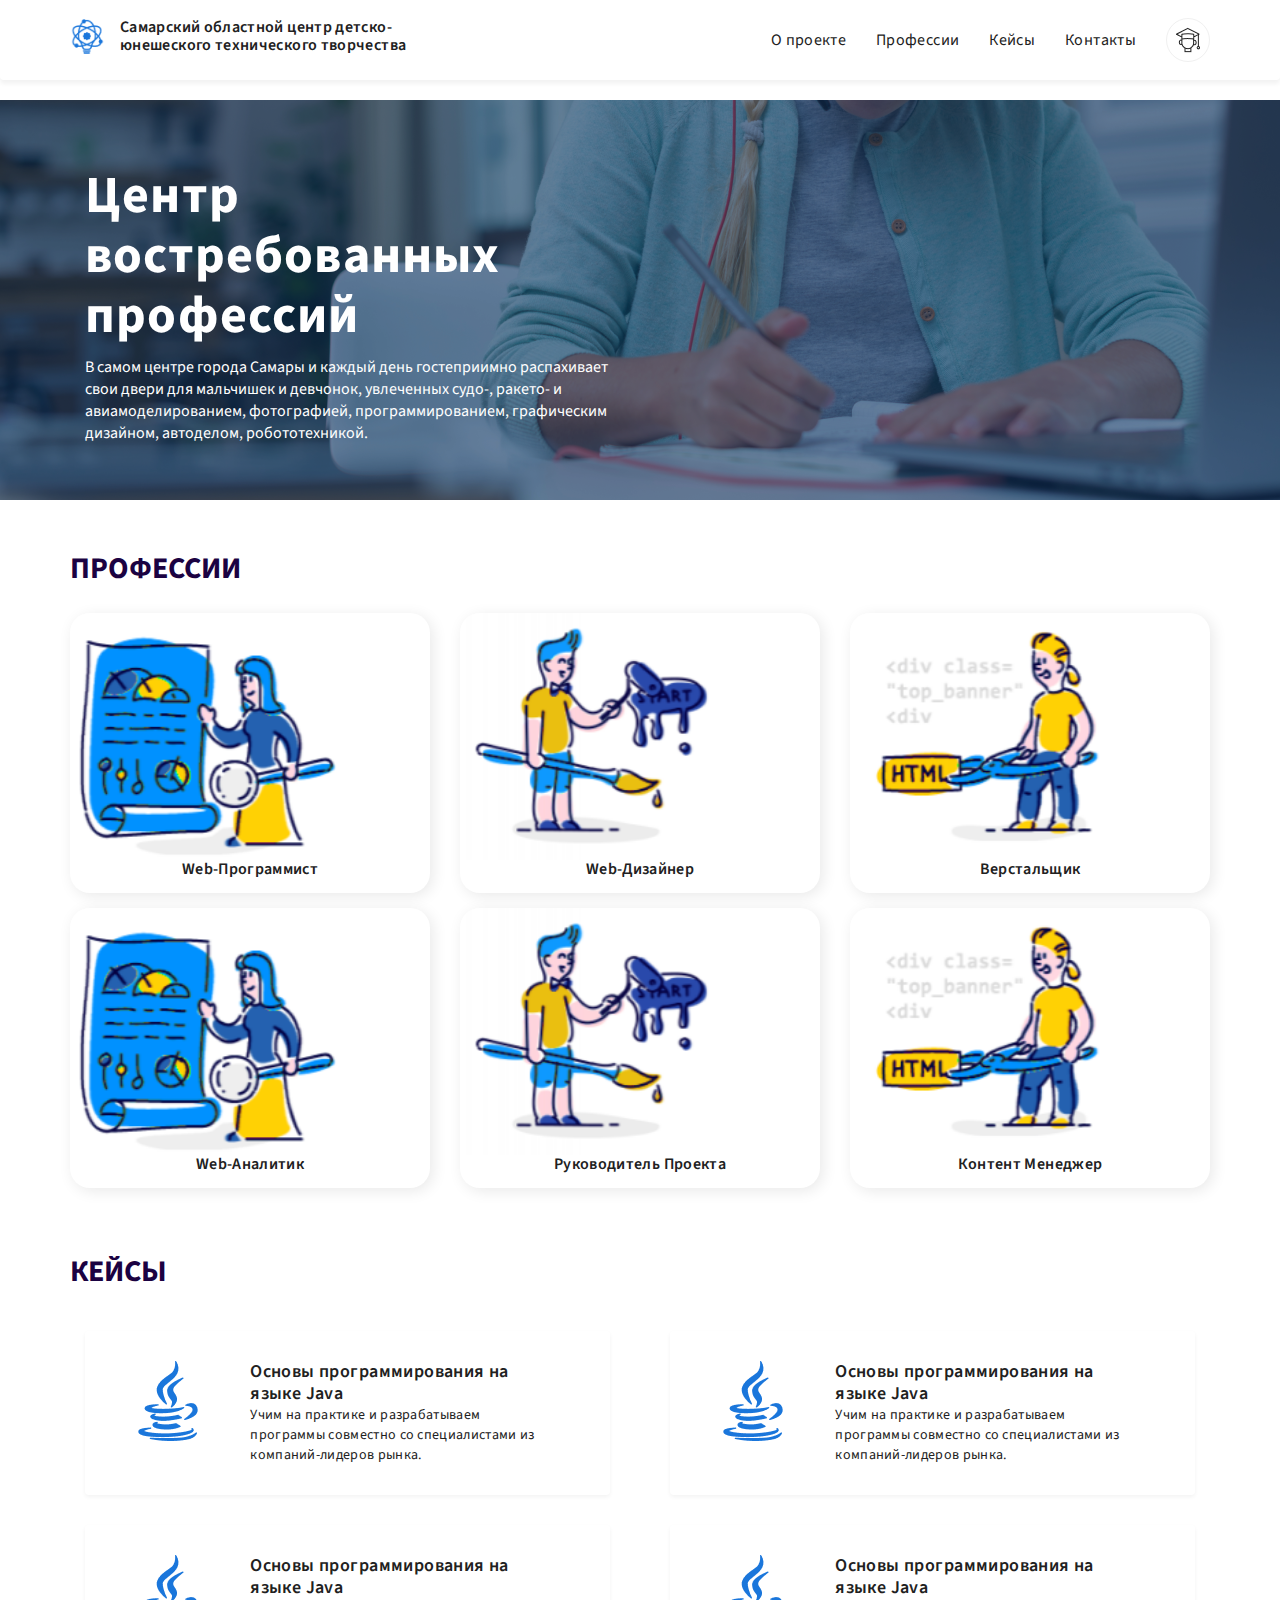
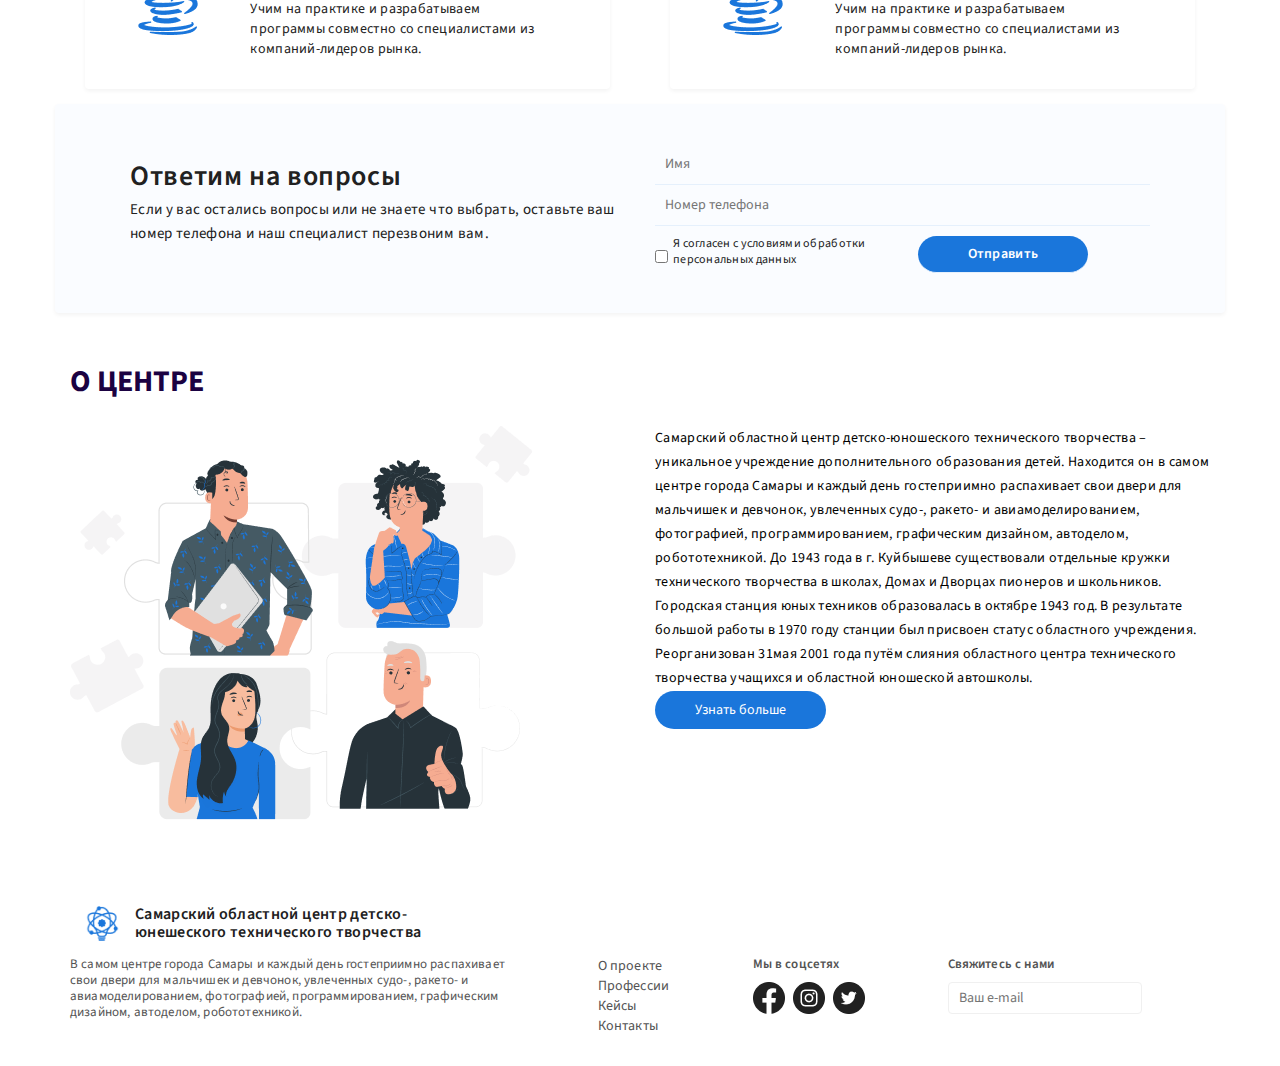
<file: pages/index.html>
<!doctype html>
<html lang="en">
<head>
    <meta charset="UTF-8">
    <meta name="viewport"
          content="width=device-width, user-scalable=no, initial-scale=1.0, maximum-scale=1.0, minimum-scale=1.0">
    <meta http-equiv="X-UA-Compatible" content="ie=edge">
    <title>Document</title>

    <link rel="stylesheet" href="../css/main.css">
    <link rel="stylesheet" href="../css/for-student.css">
    <link rel="stylesheet" href="https://stackpath.bootstrapcdn.com/bootstrap/3.4.1/css/bootstrap.min.css"
          integrity="sha384-HSMxcRTRxnN+Bdg0JdbxYKrThecOKuH5zCYotlSAcp1+c8xmyTe9GYg1l9a69psu" crossorigin="anonymous">
    <link rel="stylesheet" href="https://stackpath.bootstrapcdn.com/bootstrap/3.4.1/css/bootstrap-theme.min.css"
          integrity="sha384-6pzBo3FDv/PJ8r2KRkGHifhEocL+1X2rVCTTkUfGk7/0pbek5mMa1upzvWbrUbOZ" crossorigin="anonymous">
</head>
<body>
<div class="wrapper">
    <nav class="navbar">
        <div class="container">

            <a class="navbar-brand" href="#">
                <img src="../assets/Vector.png" alt="">
                <div class="navbar-brand__title">Самарский областной центр детско-юнешеского технического творчества
                </div>
            </a>
            <ul class="nav navbar-nav navbar-right">
                <li class="active"><a href="#about">О проекте</a></li>
                <li><a href="#profession">Профессии</a></li>
                <li><a href="#cases">Кейсы</a></li>
                <li><a href="#contacts">Контакты</a></li>
                <li class="nav-profile dropdown">
                    <a class="dropdown-toggle" data-toggle="dropdown" href="#"><img src="../assets/icon.png" alt=""></a>
                    <ul class="dropdown-menu">
                        <li><a href="#">Профиль</a></li>
                        <li role="separator" class="divider"></li>
                        <li><a href="#">Выйти</a></li>
                    </ul>
                </li>
            </ul>
        </div>
    </nav>
    <main>
        <section class="main">
            <div class="overlay"></div>
            <div class="container">
                <div class="col-lg-6">
                    <h1>Центр востребованных профессий </h1>
                    <p>В самом центре города Самары и каждый день гостеприимно распахивает свои двери для мальчишек и
                        девчонок, увлеченных судо-, ракето- и авиамоделированием, фотографией, программированием,
                        графическим дизайном, автоделом, робототехникой.</p>
                </div>
                <div class="col-lg-6"></div>
            </div>
        </section>
        <section id="profession">
            <div class="container">
                <div class="row">
                    <div class="col-lg-12 section-title">
                        Профессии
                    </div>
                </div>
                <div class="row">
                    <div class="col-lg-4 col-md-4 col-sm-4 col-xs-12">
                        <a href="#" class="subject-card"
                           style="background-image: url('../assets/web-analitic.png')">
                            <span>
                                web-программист
                            </span>
                        </a>
                    </div>
                    <div class="col-lg-4 col-md-4 col-sm-4 col-xs-12">
                        <a href="#" class="subject-card"
                           style="background-image: url('../assets/web-designer.png')">
                            <span>
                                web-дизайнер
                            </span>
                        </a>
                    </div>
                    <div class="col-lg-4 col-md-4 col-sm-4 col-xs-12">
                        <a href="#" class="subject-card"
                           style="background-image: url('../assets/verstka.png')">
                            <span>
                                верстальщик
                            </span>
                        </a>
                    </div>
                    <div class="col-lg-4 col-md-4 col-sm-4 col-xs-12">
                        <a href="#" class="subject-card"
                           style="background-image: url('../assets/web-analitic.png')">
                            <span>
                                web-аналитик
                            </span>
                        </a>
                    </div>
                    <div class="col-lg-4 col-md-4 col-sm-4 col-xs-12">
                        <a href="#" class="subject-card"
                           style="background-image: url('../assets/web-designer.png')">
                            <span>
                                руководитель проекта
                            </span>
                        </a>
                    </div>
                    <div class="col-lg-4 col-md-4 col-sm-4 col-xs-12">
                        <a href="#" class="subject-card"
                           style="background-image: url('../assets/verstka.png')">
                            <span>
                                контент менеджер
                            </span>
                        </a>
                    </div>
                </div>
            </div>
        </section>
        <section id="cases">
            <div class="container">
                <div class="row">
                    <div class="col-lg-12 section-title">
                        Кейсы
                    </div>
                </div>
                <div class="row">
                    <div class="col-lg-6">
                        <div class="row case-home">
                            <div class="col-lg-3"><img src="../assets/case-home.png" alt=""></div>
                            <div class="col-lg-9">
                                <div class="case-home__title">
                                    Основы программирования на языке Java
                                </div>
                                <div class="case-home__caption">
                                    Учим на практике и разрабатываем программы совместно со специалистами из
                                    компаний-лидеров рынка.
                                </div>
                            </div>
                        </div>
                    </div>
                    <div class="col-lg-6">
                        <div class="row case-home">
                            <div class="col-lg-3"><img src="../assets/case-home.png" alt=""></div>
                            <div class="col-lg-9">
                                <div class="case-home__title">
                                    Основы программирования на языке Java
                                </div>
                                <div class="case-home__caption">
                                    Учим на практике и разрабатываем программы совместно со специалистами из
                                    компаний-лидеров рынка.
                                </div>
                            </div>
                        </div>
                    </div>
                    <div class="col-lg-6">
                        <div class="row case-home">
                            <div class="col-lg-3"><img src="../assets/case-home.png" alt=""></div>
                            <div class="col-lg-9">
                                <div class="case-home__title">
                                    Основы программирования на языке Java
                                </div>
                                <div class="case-home__caption">
                                    Учим на практике и разрабатываем программы совместно со специалистами из
                                    компаний-лидеров рынка.
                                </div>
                            </div>
                        </div>
                    </div>
                    <div class="col-lg-6">
                        <div class="row case-home">
                            <div class="col-lg-3"><img src="../assets/case-home.png" alt=""></div>
                            <div class="col-lg-9">
                                <div class="case-home__title">
                                    Основы программирования на языке Java
                                </div>
                                <div class="case-home__caption">
                                    Учим на практике и разрабатываем программы совместно со специалистами из
                                    компаний-лидеров рынка.
                                </div>
                            </div>
                        </div>
                    </div>
                </div>
            </div>

        </section>
        <section id="contacts" class="contacts">
            <div class="container">
                <div class="row main-form">
                    <div class="col-lg-6">
                        <div class="contact-desc">
                            <h3>Ответим на вопросы</h3>
                            <p>
                                Если у вас остались вопросы или не знаете что выбрать, оставьте ваш номер телефона и наш
                                специалист
                                перезвоним вам.
                            </p>
                        </div>
                    </div>
                    <div class="col-lg-6">
                        <div class="contact-form">
                            <form action="">
                                <input type="text" placeholder="Имя">
                                <input style="margin-bottom: 10px" type="number" placeholder="Номер телефона">
                                <div class="row">
                                    <div class="col-lg-6 check-politics">
                                        <input type="checkbox" id="politics">
                                        <label for="politics">Я согласен с условиями обработки персональных
                                            данных</label>
                                    </div>
                                    <div class="col-lg-6">
                                        <input class="form-btn" type="button" value="Отправить">
                                    </div>
                                </div>
                            </form>
                        </div>
                    </div>

                </div>
            </div>

        </section>
        <section id="about" class="about">
            <div class="container">
                <div class="row">
                    <div class="col-lg-12 section-title">
                        О центре
                    </div>
                </div>
                <div class="row">
                    <div class="col-lg-6">
                        <img src="../assets/about.png" alt="">
                    </div>
                    <div class="col-lg-6">
                        <p>
                            Самарский областной центр детско-юношеского технического творчества – уникальное учреждение
                            дополнительного образования детей. Находится он в самом центре города Самары и каждый день
                            гостеприимно распахивает свои двери для мальчишек и девчонок, увлеченных судо-, ракето- и
                            авиамоделированием, фотографией, программированием, графическим дизайном, автоделом,
                            робототехникой. До 1943 года в г. Куйбышеве существовали отдельные кружки технического
                            творчества в школах, Домах и Дворцах пионеров и школьников. Городская станция юных техников
                            образовалась в октябре 1943 год. В результате большой работы в 1970 году станции был
                            присвоен статус областного учреждения. Реорганизован 31мая 2001 года путём слияния
                            областного центра технического творчества учащихся и областной юношеской автошколы.
                        </p>
                        <a href="#">Узнать больше</a>
                    </div>
                </div>
            </div>
        </section>

    </main>

    <footer>
        <div class="container">

            <div class="row">
                <div class="col-lg-12">
                    <a class="navbar-brand" href="#">
                        <img src="../assets/Vector.png" alt="">
                        <div class="navbar-brand__title">Самарский областной центр детско-юнешеского технического
                            творчества
                        </div>
                    </a>
                </div>
            </div>
            <div class="row footer-info">
                <div class="col-lg-5 footer-caption">
                    В самом центре города Самары и каждый день гостеприимно распахивает свои двери для мальчишек и
                    девчонок,
                    увлеченных судо-, ракето- и авиамоделированием, фотографией, программированием, графическим
                    дизайном,
                    автоделом, робототехникой.
                </div>
                <div class="col-lg-2">
                    <ul>
                        <li>
                            <a href="#about">О проекте</a>
                        </li>
                        <li>
                            <a href="#profession">Профессии</a>
                        </li>
                        <li>
                            <a href="#cases">Кейсы</a>
                        </li>
                        <li>
                            <a href="#contacts">Контакты</a>
                        </li>
                    </ul>
                </div>
                <div class="col-lg-2">
                    <div class="footer-title">
                        Мы в соцсетях
                    </div>
                    <div class="social-images">
                        <a href="#"><img src="../assets/facebook.png" alt=""></a>
                        <a href="#"><img src="../assets/instagram.png" alt=""></a>
                        <a href="#"> <img src="../assets/twitter.png" alt=""></a>

                    </div>
                </div>
                <div class="col-lg-2">
                    <div class="footer-title">
                        Свяжитесь с нами
                    </div>
                    <form action="#">
                        <input type="email" placeholder="Ваш e-mail">
                    </form>
                </div>
            </div>
        </div>
    </footer>
</div>


<script src="https://code.jquery.com/jquery-3.5.1.min.js"
        integrity="sha256-9/aliU8dGd2tb6OSsuzixeV4y/faTqgFtohetphbbj0=" crossorigin="anonymous"></script>
<script src="https://stackpath.bootstrapcdn.com/bootstrap/3.4.1/js/bootstrap.min.js"
        integrity="sha384-aJ21OjlMXNL5UyIl/XNwTMqvzeRMZH2w8c5cRVpzpU8Y5bApTppSuUkhZXN0VxHd"
        crossorigin="anonymous"></script>

</body>
</html>
</file>
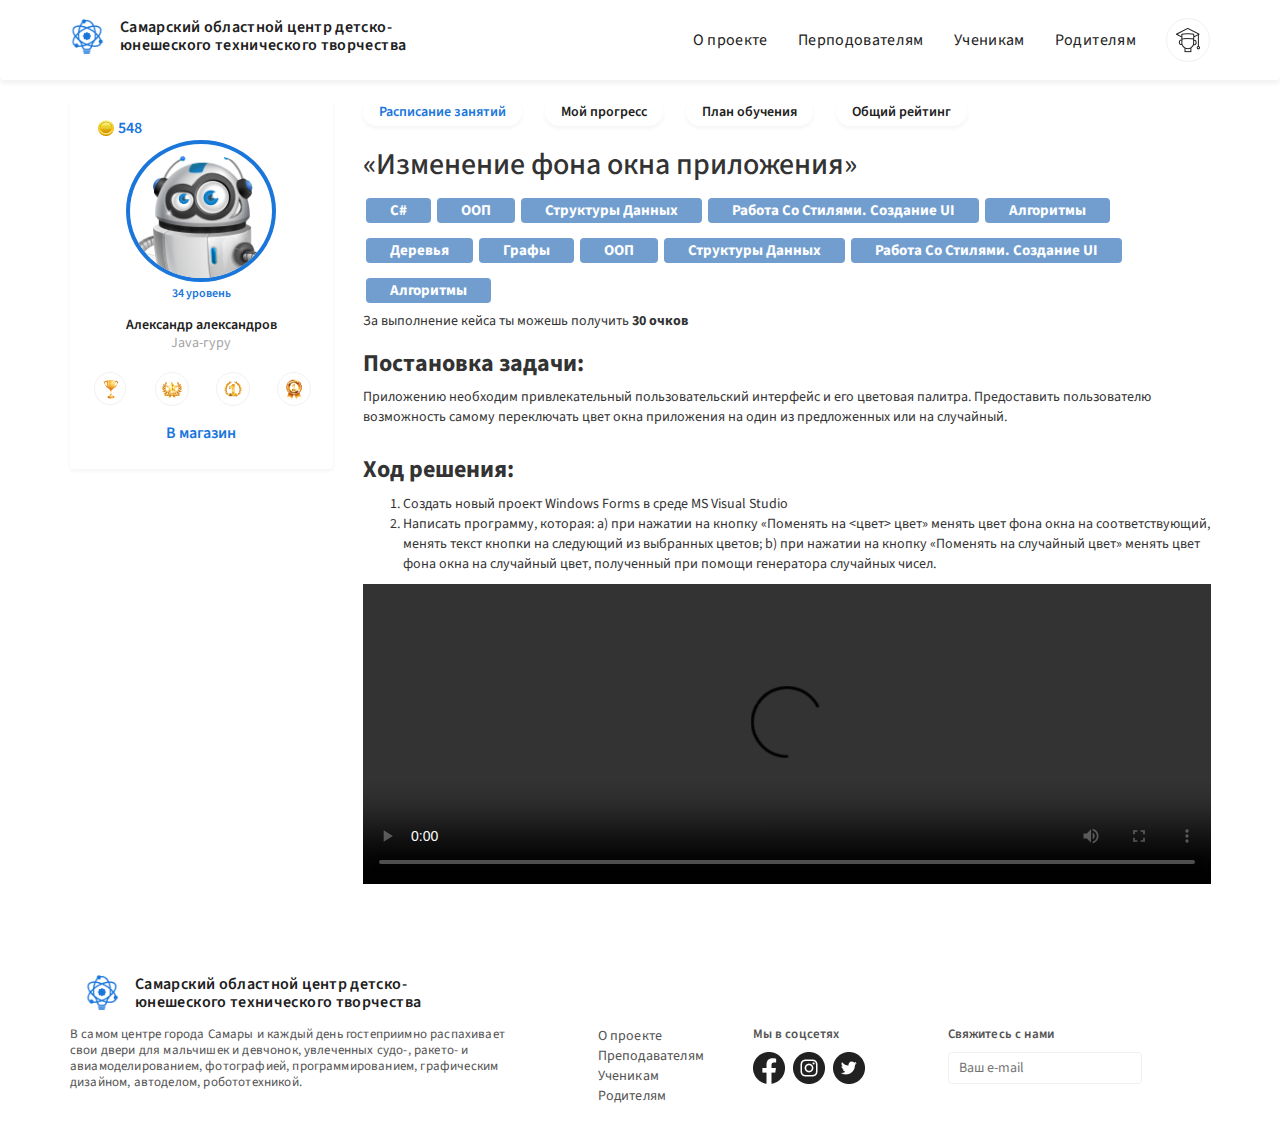
<file: pages/detail-case.html>
<!doctype html>
<html lang="en">
<head>
    <meta charset="UTF-8">
    <meta name="viewport"
          content="width=device-width, user-scalable=no, initial-scale=1.0, maximum-scale=1.0, minimum-scale=1.0">
    <meta http-equiv="X-UA-Compatible" content="ie=edge">
    <title>Document</title>

    <link rel="stylesheet" href="../css/main.css">
    <link href='../css/timetable.css' rel='stylesheet'/>
    <link rel="stylesheet" href="https://stackpath.bootstrapcdn.com/bootstrap/3.4.1/css/bootstrap.min.css"
          integrity="sha384-HSMxcRTRxnN+Bdg0JdbxYKrThecOKuH5zCYotlSAcp1+c8xmyTe9GYg1l9a69psu" crossorigin="anonymous">
    <link rel="stylesheet" href="https://stackpath.bootstrapcdn.com/bootstrap/3.4.1/css/bootstrap-theme.min.css"
          integrity="sha384-6pzBo3FDv/PJ8r2KRkGHifhEocL+1X2rVCTTkUfGk7/0pbek5mMa1upzvWbrUbOZ" crossorigin="anonymous">
</head>
<body>
<div class="wrapper">
    <nav class="navbar">
        <div class="container">

            <a class="navbar-brand" href="#">
                <img src="../assets/Vector.png" alt="">
                <div class="navbar-brand__title">Самарский областной центр детско-юнешеского технического творчества
                </div>
            </a>
            <ul class="nav navbar-nav navbar-right">
                <li class="active"><a href="#">О проекте</a></li>
                <li><a href="#">Перподователям</a></li>
                <li><a href="#">Ученикам</a></li>
                <li><a href="#">Родителям</a></li>
                <li class="nav-profile dropdown">
                    <a class="dropdown-toggle" data-toggle="dropdown" href="#"><img src="../assets/icon.png" alt=""></a>
                    <ul class="dropdown-menu">
                        <li><a href="#">Профиль</a></li>
                        <li role="separator" class="divider"></li>
                        <li><a href="#">Выйти</a></li>
                    </ul>
                </li>
            </ul>
        </div>
    </nav>
    <main>
        <section>
            <div class="container">
                <div class="row">
                    <div class="col-lg-3">
                        <div class="profile-card">
                            <div class="profile-card__balance">
                                <img src="../assets/Frame.png" alt="">
                                <span>548</span>
                            </div>
                            <div class="profile-card__info">
                                <img class='profile-card__image' src="../assets/profile-image.png" alt="">
                                <div class="profile-card__lvl">34 уровень</div>
                                <div class="profile-card__name">
                                    Александр александров
                                </div>
                                <div class="profile-card__rank">
                                    Java-гуру
                                </div>
                                <div class="profile-card__achievements">
                                    <div class="row">
                                        <div class="col-lg-3">
                                            <img src="../assets/1-achive.png" alt="">
                                        </div>
                                        <div class="col-lg-3">
                                            <img src="../assets/2-achive.png" alt="">
                                        </div>
                                        <div class="col-lg-3">
                                            <img src="../assets/3-achive.png" alt="">
                                        </div>
                                        <div class="col-lg-3">
                                            <img src="../assets/4-achive.png" alt="">
                                        </div>
                                    </div>
                                </div>
                                <a href="#">В магазин</a>
                            </div>
                        </div>
                    </div>
                    <div class="col-lg-9">
                        <div class="sub-navigation">
                            <a href="#" class="active">Расписание занятий</a>
                            <a href="#">Мой прогресс</a>
                            <a href="#">План обучения</a>
                            <a href="#">Общий рейтинг</a>
                        </div>
                        <div>
                            <h2>«Изменение фона окна приложения»</h2>
                            <div class="tags-cloud" style="width:100%;">
                                <span>С#</span>
                                <span>ООП</span>
                                <span>Структуры данных</span>
                                <span>Работа со стилями. Создание UI</span>
                                <span>Алгоритмы</span>
                                <span>Деревья</span>
                                <span>Графы</span>
                                <span>ООП</span>
                                <span>Структуры данных</span>
                                <span>Работа со стилями. Создание UI</span>
                                <span>Алгоритмы</span>
                            </div>
                            <div class="row">
                                <div class="col-lg-12">
                                    За выполнение кейса ты можешь получить <b>30 очков</b>
                                </div>
                                <div class="col-lg-12">
                                    <h3><b>Постановка задачи:</b></h3>
                                    <p>
                                        Приложению необходим привлекательный пользовательский
                                        интерфейс и его цветовая палитра. Предоставить пользователю возможность самому
                                        переключать цвет окна приложения на один из предложенных или на случайный.
                                    </p>
                                </div>
                                <div class="col-lg-12">
                                    <h3><b>Ход решения:</b></h3>
                                    <ol>
                                        <li>
                                            Создать новый проект Windows Forms в среде MS Visual Studio
                                        </li>
                                        <li>Написать программу, которая: a) при нажатии на кнопку «Поменять на &lt;цвет&gt; цвет» менять цвет
                                            фона окна на соответствующий, менять текст кнопки на следующий из выбранных
                                            цветов; b) при нажатии на кнопку «Поменять на случайный цвет» менять цвет фона
                                            окна на случайный цвет, полученный при помощи генератора случайных чисел.
                                        </li>

                                    </ol>

                                </div>
                            </div>
                            <div class="row">
                                <div class="col-lg-12">
                                    <video src="" controls width="100%" height="300"></video>
                                </div>
                            </div>
                        </div>

                    </div>
                </div>
            </div>


        </section>
    </main>

    <footer>
        <div class="container">

            <div class="row">
                <div class="col-lg-12">
                    <a class="navbar-brand" href="#">
                        <img src="../assets/Vector.png" alt="">
                        <div class="navbar-brand__title">Самарский областной центр детско-юнешеского технического
                            творчества
                        </div>
                    </a>
                </div>
            </div>
            <div class="row footer-info">
                <div class="col-lg-5 footer-caption">
                    В самом центре города Самары и каждый день гостеприимно распахивает свои двери для мальчишек и
                    девчонок,
                    увлеченных судо-, ракето- и авиамоделированием, фотографией, программированием, графическим
                    дизайном,
                    автоделом, робототехникой.
                </div>
                <div class="col-lg-2">
                    <ul>
                        <li>
                            <a href="#">О проекте</a>
                        </li>
                        <li>
                            <a href="#">Преподавателям</a>
                        </li>
                        <li>
                            <a href="#">Ученикам</a>
                        </li>
                        <li>
                            <a href="#">Родителям</a>
                        </li>
                    </ul>
                </div>
                <div class="col-lg-2">
                    <div class="footer-title">
                        Мы в соцсетях
                    </div>
                    <div class="social-images">
                        <a href="#"><img src="../assets/facebook.png" alt=""></a>
                        <a href="#"><img src="../assets/instagram.png" alt=""></a>
                        <a href="#"> <img src="../assets/twitter.png" alt=""></a>

                    </div>
                </div>
                <div class="col-lg-2">
                    <div class="footer-title">
                        Свяжитесь с нами
                    </div>
                    <form action="#">
                        <input type="email" placeholder="Ваш e-mail">
                    </form>
                </div>
            </div>
        </div>
    </footer>
</div>


<script src="https://code.jquery.com/jquery-3.5.1.min.js"
        integrity="sha256-9/aliU8dGd2tb6OSsuzixeV4y/faTqgFtohetphbbj0=" crossorigin="anonymous"></script>
<script src="https://stackpath.bootstrapcdn.com/bootstrap/3.4.1/js/bootstrap.min.js"
        integrity="sha384-aJ21OjlMXNL5UyIl/XNwTMqvzeRMZH2w8c5cRVpzpU8Y5bApTppSuUkhZXN0VxHd"
        crossorigin="anonymous"></script>

</body>
</html>
</file>
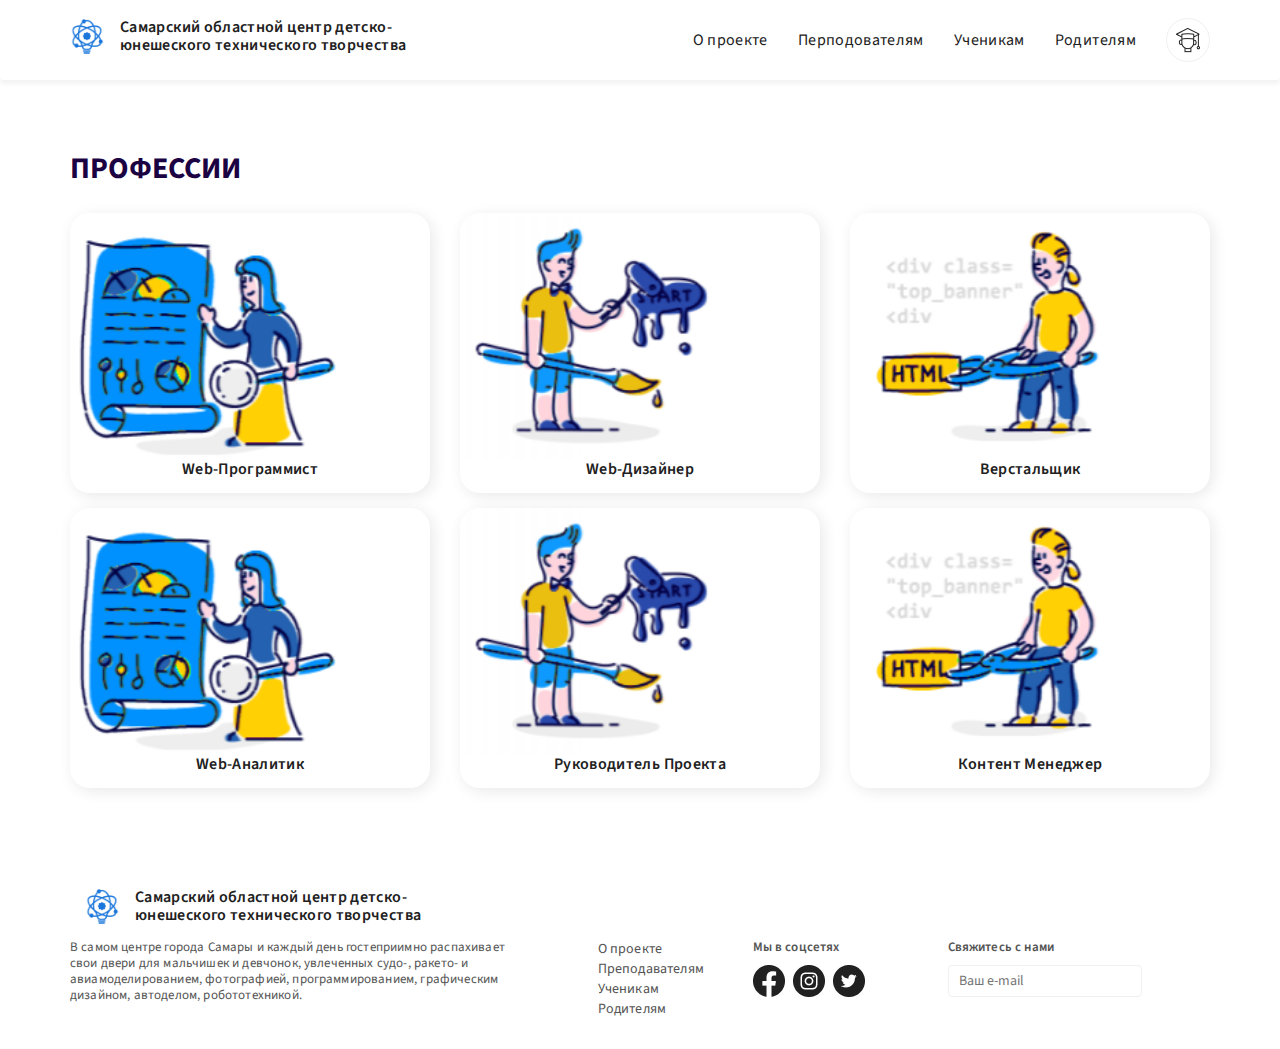
<file: pages/for-student.html>
<!doctype html>
<html lang="en">
<head>
    <meta charset="UTF-8">
    <meta name="viewport"
          content="width=device-width, user-scalable=no, initial-scale=1.0, maximum-scale=1.0, minimum-scale=1.0">
    <meta http-equiv="X-UA-Compatible" content="ie=edge">
    <title>Document</title>

    <link rel="stylesheet" href="../css/main.css">
    <link rel="stylesheet" href="../css/for-student.css">
    <link rel="stylesheet" href="https://stackpath.bootstrapcdn.com/bootstrap/3.4.1/css/bootstrap.min.css"
          integrity="sha384-HSMxcRTRxnN+Bdg0JdbxYKrThecOKuH5zCYotlSAcp1+c8xmyTe9GYg1l9a69psu" crossorigin="anonymous">
    <link rel="stylesheet" href="https://stackpath.bootstrapcdn.com/bootstrap/3.4.1/css/bootstrap-theme.min.css"
          integrity="sha384-6pzBo3FDv/PJ8r2KRkGHifhEocL+1X2rVCTTkUfGk7/0pbek5mMa1upzvWbrUbOZ" crossorigin="anonymous">
</head>
<body>
<div class="wrapper">
    <nav class="navbar">
        <div class="container">

            <a class="navbar-brand" href="#">
                <img src="../assets/Vector.png" alt="">
                <div class="navbar-brand__title">Самарский областной центр детско-юнешеского технического творчества
                </div>
            </a>
            <ul class="nav navbar-nav navbar-right">
                <li class="active"><a href="#">О проекте</a></li>
                <li><a href="#">Перподователям</a></li>
                <li><a href="#">Ученикам</a></li>
                <li><a href="#">Родителям</a></li>
                <li class="nav-profile dropdown">
                    <a class="dropdown-toggle" data-toggle="dropdown" href="#"><img src="../assets/icon.png" alt=""></a>
                    <ul class="dropdown-menu">
                        <li><a href="#">Профиль</a></li>
                        <li role="separator" class="divider"></li>
                        <li><a href="#">Выйти</a></li>
                    </ul>
                </li>
            </ul>
        </div>
    </nav>
    <main>
        <section>
            <div class="container">
                <div class="row">
                    <div class="col-lg-12 section-title">
                        Профессии
                    </div>
                </div>
                <div class="row">
                    <div class="col-lg-4 col-md-4 col-sm-4 col-xs-12">
                        <a href="#" class="subject-card"
                           style="background-image: url('../assets/web-analitic.png')">
                            <span>
                                web-программист
                            </span>
                        </a>
                    </div>
                    <div class="col-lg-4 col-md-4 col-sm-4 col-xs-12">
                        <a href="#" class="subject-card"
                           style="background-image: url('../assets/web-designer.png')">
                            <span>
                                web-дизайнер
                            </span>
                        </a>
                    </div>
                    <div class="col-lg-4 col-md-4 col-sm-4 col-xs-12">
                        <a href="#" class="subject-card"
                           style="background-image: url('../assets/verstka.png')">
                            <span>
                                верстальщик
                            </span>
                        </a>
                    </div>
                    <div class="col-lg-4 col-md-4 col-sm-4 col-xs-12">
                        <a href="#" class="subject-card"
                           style="background-image: url('../assets/web-analitic.png')">
                            <span>
                                web-аналитик
                            </span>
                        </a>
                    </div>
                    <div class="col-lg-4 col-md-4 col-sm-4 col-xs-12">
                        <a href="#" class="subject-card"
                           style="background-image: url('../assets/web-designer.png')">
                            <span>
                                руководитель проекта
                            </span>
                        </a>
                    </div>
                    <div class="col-lg-4 col-md-4 col-sm-4 col-xs-12">
                        <a href="#" class="subject-card"
                           style="background-image: url('../assets/verstka.png')">
                            <span>
                                контент менеджер
                            </span>
                        </a>
                    </div>
                </div>
            </div>
        </section>
    </main>

    <footer>
        <div class="container">

            <div class="row">
                <div class="col-lg-12">
                    <a class="navbar-brand" href="#">
                        <img src="../assets/Vector.png" alt="">
                        <div class="navbar-brand__title">Самарский областной центр детско-юнешеского технического
                            творчества
                        </div>
                    </a>
                </div>
            </div>
            <div class="row footer-info">
                <div class="col-lg-5 footer-caption">
                    В самом центре города Самары и каждый день гостеприимно распахивает свои двери для мальчишек и
                    девчонок,
                    увлеченных судо-, ракето- и авиамоделированием, фотографией, программированием, графическим
                    дизайном,
                    автоделом, робототехникой.
                </div>
                <div class="col-lg-2">
                    <ul>
                        <li>
                            <a href="#">О проекте</a>
                        </li>
                        <li>
                            <a href="#">Преподавателям</a>
                        </li>
                        <li>
                            <a href="#">Ученикам</a>
                        </li>
                        <li>
                            <a href="#">Родителям</a>
                        </li>
                    </ul>
                </div>
                <div class="col-lg-2">
                    <div class="footer-title">
                        Мы в соцсетях
                    </div>
                    <div class="social-images">
                        <a href="#"><img src="../assets/facebook.png" alt=""></a>
                        <a href="#"><img src="../assets/instagram.png" alt=""></a>
                        <a href="#"> <img src="../assets/twitter.png" alt=""></a>

                    </div>
                </div>
                <div class="col-lg-2">
                    <div class="footer-title">
                        Свяжитесь с нами
                    </div>
                    <form action="#">
                        <input type="email" placeholder="Ваш e-mail">
                    </form>
                </div>
            </div>
        </div>
    </footer>
</div>


<script src="https://code.jquery.com/jquery-3.5.1.min.js"
        integrity="sha256-9/aliU8dGd2tb6OSsuzixeV4y/faTqgFtohetphbbj0=" crossorigin="anonymous"></script>
<script src="https://stackpath.bootstrapcdn.com/bootstrap/3.4.1/js/bootstrap.min.js"
        integrity="sha384-aJ21OjlMXNL5UyIl/XNwTMqvzeRMZH2w8c5cRVpzpU8Y5bApTppSuUkhZXN0VxHd"
        crossorigin="anonymous"></script>

</body>
</html>
</file>
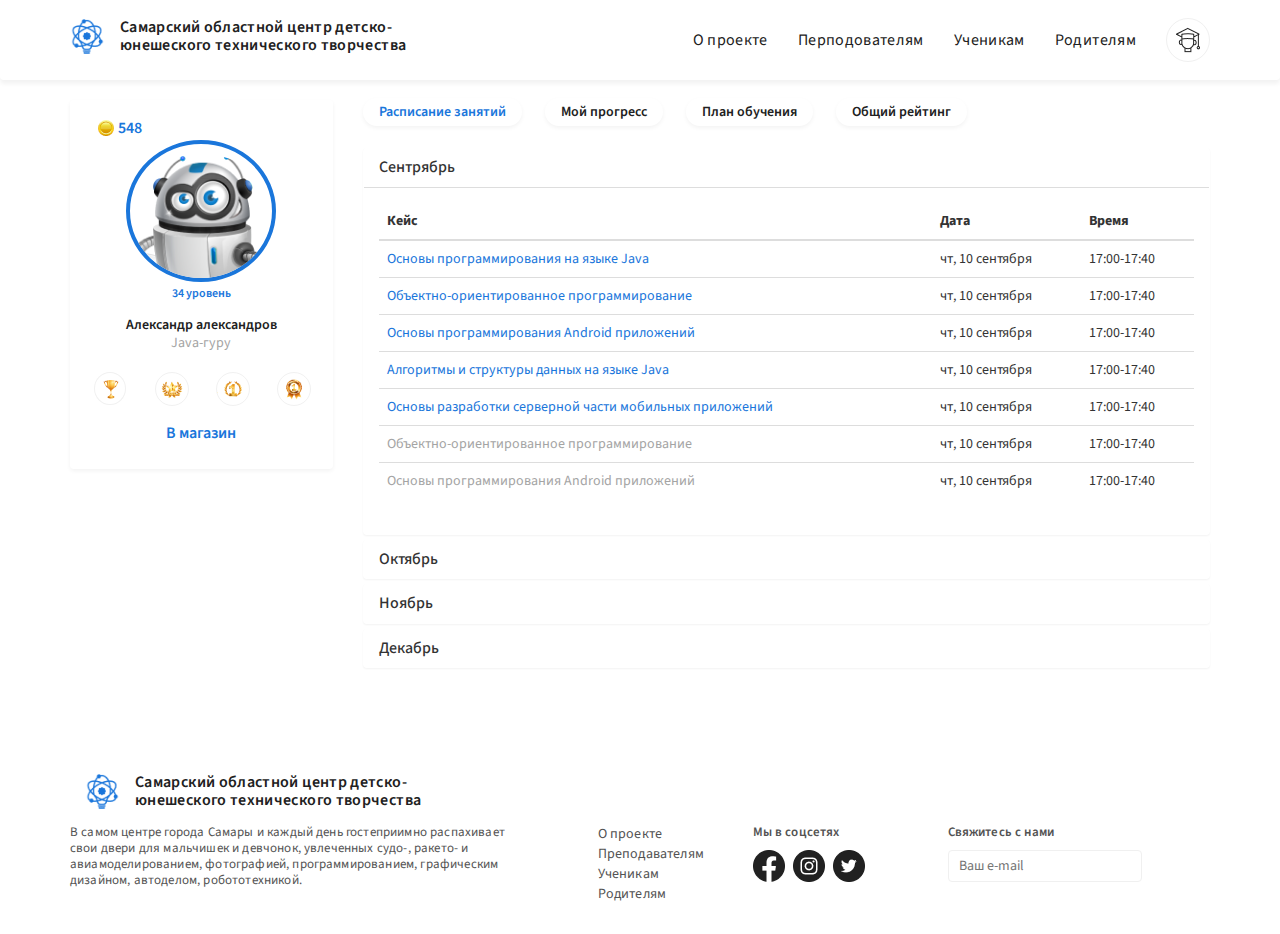
<file: pages/plan-education.html>
<!doctype html>
<html lang="en">
<head>
    <meta charset="UTF-8">
    <meta name="viewport"
          content="width=device-width, user-scalable=no, initial-scale=1.0, maximum-scale=1.0, minimum-scale=1.0">
    <meta http-equiv="X-UA-Compatible" content="ie=edge">
    <title>Document</title>

    <link rel="stylesheet" href="../css/main.css">
    <link href='../css/timetable.css' rel='stylesheet'/>
    <link rel="stylesheet" href="../css/plan-education.css">
    <link rel="stylesheet" href="https://stackpath.bootstrapcdn.com/bootstrap/3.4.1/css/bootstrap.min.css"
          integrity="sha384-HSMxcRTRxnN+Bdg0JdbxYKrThecOKuH5zCYotlSAcp1+c8xmyTe9GYg1l9a69psu" crossorigin="anonymous">
    <link rel="stylesheet" href="https://stackpath.bootstrapcdn.com/bootstrap/3.4.1/css/bootstrap-theme.min.css"
          integrity="sha384-6pzBo3FDv/PJ8r2KRkGHifhEocL+1X2rVCTTkUfGk7/0pbek5mMa1upzvWbrUbOZ" crossorigin="anonymous">
</head>
<body>
<div class="wrapper">
    <nav class="navbar">
        <div class="container">

            <a class="navbar-brand" href="#">
                <img src="../assets/Vector.png" alt="">
                <div class="navbar-brand__title">Самарский областной центр детско-юнешеского технического творчества
                </div>
            </a>
            <ul class="nav navbar-nav navbar-right">
                <li class="active"><a href="#">О проекте</a></li>
                <li><a href="#">Перподователям</a></li>
                <li><a href="#">Ученикам</a></li>
                <li><a href="#">Родителям</a></li>
                <li class="nav-profile dropdown">
                    <a class="dropdown-toggle" data-toggle="dropdown" href="#"><img src="../assets/icon.png" alt=""></a>
                    <ul class="dropdown-menu">
                        <li><a href="#">Профиль</a></li>
                        <li role="separator" class="divider"></li>
                        <li><a href="#">Выйти</a></li>
                    </ul>
                </li>
            </ul>
        </div>
    </nav>
<main>
    <section>
        <div class="container">
            <div class="row">
                <div class="col-lg-3">
                    <div class="profile-card">
                        <div class="profile-card__balance">
                            <img src="../assets/Frame.png" alt="">
                            <span>548</span>
                        </div>
                        <div class="profile-card__info">
                            <img class='profile-card__image' src="../assets/profile-image.png" alt="">
                            <div class="profile-card__lvl">34 уровень</div>
                            <div class="profile-card__name">
                                Александр александров
                            </div>
                            <div class="profile-card__rank">
                                Java-гуру
                            </div>
                            <div class="profile-card__achievements">
                                <div class="row">
                                    <div class="col-lg-3">
                                        <img src="../assets/1-achive.png" alt="">
                                    </div>
                                    <div class="col-lg-3">
                                        <img src="../assets/2-achive.png" alt="">
                                    </div>
                                    <div class="col-lg-3">
                                        <img src="../assets/3-achive.png" alt="">
                                    </div>
                                    <div class="col-lg-3">
                                        <img src="../assets/4-achive.png" alt="">
                                    </div>
                                </div>
                            </div>
                            <a href="#">В магазин</a>
                        </div>
                    </div>
                </div>
                <div class="col-lg-9">
                    <div class="sub-navigation">
                        <a href="#" class="active">Расписание занятий</a>
                        <a href="#">Мой прогресс</a>
                        <a href="#">План обучения</a>
                        <a href="#">Общий рейтинг</a>
                    </div>
                    <div class="panel-group" id="accordion" role="tablist" aria-multiselectable="true">
                        <div class="panel">
                            <div class="panel-heading" role="tab" id="headingOne">
                                <h4 class="panel-title">
                                    <a role="button" data-toggle="collapse" data-parent="#accordion" href="#collapseOne" aria-expanded="true" aria-controls="collapseOne">
                                        Сентрябрь
                                    </a>
                                </h4>
                            </div>
                            <div id="collapseOne" class="panel-collapse collapse in" role="tabpanel" aria-labelledby="headingOne">
                                <div class="panel-body">
                                    <table class="table">
                                        <thead>
                                        <tr>
                                            <th scope="col">Кейс</th>
                                            <th scope="col">Дата</th>
                                            <th scope="col">Время</th>
                                        </tr>
                                        </thead>
                                        <tbody>
                                        <tr>
                                            <td class="ed-active">Основы программирования на языке Java</td>
                                            <td>чт, 10 сентября</td>
                                            <td>17:00-17:40</td>
                                        </tr>
                                        <tr>
                                            <td class="ed-active">Объектно-ориентированное программирование</td>
                                            <td>чт, 10 сентября</td>
                                            <td>17:00-17:40</td>
                                        </tr>
                                        <tr>
                                            <td class="ed-active">Основы программирования Android приложений</td>
                                            <td>чт, 10 сентября</td>
                                            <td>17:00-17:40</td>
                                        </tr>
                                        <tr>
                                            <td class="ed-active">Алгоритмы и структуры данных на языке Java</td>
                                            <td>чт, 10 сентября</td>
                                            <td>17:00-17:40</td>
                                        </tr>
                                        <tr>
                                            <td class="ed-active">Основы разработки серверной части мобильных приложений</td>
                                            <td>чт, 10 сентября</td>
                                            <td>17:00-17:40</td>
                                        </tr>
                                        <tr>
                                            <td class="ed-disabled">Объектно-ориентированное программирование</td>
                                            <td>чт, 10 сентября</td>
                                            <td>17:00-17:40</td>
                                        </tr>
                                        <tr>
                                            <td class="ed-disabled">Основы программирования Android приложений</td>
                                            <td>чт, 10 сентября</td>
                                            <td>17:00-17:40</td>
                                        </tr>
                                        </tbody>
                                    </table>
                                </div>
                            </div>
                        </div>
                        <div class="panel">
                            <div class="panel-heading" role="tab" id="headingTwo">
                                <h4 class="panel-title">
                                    <a class="collapsed" role="button" data-toggle="collapse" data-parent="#accordion" href="#collapseTwo" aria-expanded="false" aria-controls="collapseTwo">
                                        Октябрь
                                    </a>
                                </h4>
                            </div>
                            <div id="collapseTwo" class="panel-collapse collapse" role="tabpanel" aria-labelledby="headingTwo">
                                <div class="panel-body">
                                    <table class="table">
                                        <thead>
                                        <tr>
                                            <th scope="col">Кейс</th>
                                            <th scope="col">Дата</th>
                                            <th scope="col">Время</th>
                                        </tr>
                                        </thead>
                                        <tbody>
                                        <tr>
                                            <td class="ed-active">Основы программирования на языке Java</td>
                                            <td>чт, 10 сентября</td>
                                            <td>17:00-17:40</td>
                                        </tr>
                                        <tr>
                                            <td class="ed-active">Объектно-ориентированное программирование</td>
                                            <td>чт, 10 сентября</td>
                                            <td>17:00-17:40</td>
                                        </tr>
                                        <tr>
                                            <td class="ed-active">Основы программирования Android приложений</td>
                                            <td>чт, 10 сентября</td>
                                            <td>17:00-17:40</td>
                                        </tr>
                                        <tr>
                                            <td class="ed-active">Алгоритмы и структуры данных на языке Java</td>
                                            <td>чт, 10 сентября</td>
                                            <td>17:00-17:40</td>
                                        </tr>
                                        <tr>
                                            <td class="ed-active">Основы разработки серверной части мобильных приложений</td>
                                            <td>чт, 10 сентября</td>
                                            <td>17:00-17:40</td>
                                        </tr>
                                        <tr>
                                            <td class="ed-disabled">Объектно-ориентированное программирование</td>
                                            <td>чт, 10 сентября</td>
                                            <td>17:00-17:40</td>
                                        </tr>
                                        <tr>
                                            <td class="ed-disabled">Основы программирования Android приложений</td>
                                            <td>чт, 10 сентября</td>
                                            <td>17:00-17:40</td>
                                        </tr>
                                        </tbody>
                                    </table>
                                </div>
                            </div>
                        </div>
                        <div class="panel">
                            <div class="panel-heading" role="tab" id="headingThree">
                                <h4 class="panel-title">
                                    <a class="collapsed" role="button" data-toggle="collapse" data-parent="#accordion" href="#collapseThree" aria-expanded="false" aria-controls="collapseThree">
                                       Ноябрь
                                    </a>
                                </h4>
                            </div>
                            <div id="collapseThree" class="panel-collapse collapse" role="tabpanel" aria-labelledby="headingThree">
                                <div class="panel-body">
                                    <table class="table">
                                        <thead>
                                        <tr>
                                            <th scope="col">Кейс</th>
                                            <th scope="col">Дата</th>
                                            <th scope="col">Время</th>
                                        </tr>
                                        </thead>
                                        <tbody>
                                        <tr>
                                            <td class="ed-active">Основы программирования на языке Java</td>
                                            <td>чт, 10 сентября</td>
                                            <td>17:00-17:40</td>
                                        </tr>
                                        <tr>
                                            <td class="ed-active">Объектно-ориентированное программирование</td>
                                            <td>чт, 10 сентября</td>
                                            <td>17:00-17:40</td>
                                        </tr>
                                        <tr>
                                            <td class="ed-active">Основы программирования Android приложений</td>
                                            <td>чт, 10 сентября</td>
                                            <td>17:00-17:40</td>
                                        </tr>
                                        <tr>
                                            <td class="ed-active">Алгоритмы и структуры данных на языке Java</td>
                                            <td>чт, 10 сентября</td>
                                            <td>17:00-17:40</td>
                                        </tr>
                                        <tr>
                                            <td class="ed-active">Основы разработки серверной части мобильных приложений</td>
                                            <td>чт, 10 сентября</td>
                                            <td>17:00-17:40</td>
                                        </tr>
                                        <tr>
                                            <td class="ed-disabled">Объектно-ориентированное программирование</td>
                                            <td>чт, 10 сентября</td>
                                            <td>17:00-17:40</td>
                                        </tr>
                                        <tr>
                                            <td class="ed-disabled">Основы программирования Android приложений</td>
                                            <td>чт, 10 сентября</td>
                                            <td>17:00-17:40</td>
                                        </tr>
                                        </tbody>
                                    </table>
                                </div>
                            </div>
                        </div>
                        <div class="panel">
                            <div class="panel-heading" role="tab" id="headingFour">
                                <h4 class="panel-title">
                                    <a class="collapsed" role="button" data-toggle="collapse" data-parent="#accordion" href="#collapseFour" aria-expanded="false" aria-controls="collapseThree">
                                        Декабрь
                                    </a>
                                </h4>
                            </div>
                            <div id="collapseFour" class="panel-collapse collapse" role="tabpanel" aria-labelledby="headingFour">
                                <div class="panel-body">
                                    <table class="table">
                                        <thead>
                                        <tr>
                                            <th scope="col">Кейс</th>
                                            <th scope="col">Дата</th>
                                            <th scope="col">Время</th>
                                        </tr>
                                        </thead>
                                        <tbody>
                                        <tr>
                                            <td class="ed-active">Основы программирования на языке Java</td>
                                            <td>чт, 10 сентября</td>
                                            <td>17:00-17:40</td>
                                        </tr>
                                        <tr>
                                            <td class="ed-active">Объектно-ориентированное программирование</td>
                                            <td>чт, 10 сентября</td>
                                            <td>17:00-17:40</td>
                                        </tr>
                                        <tr>
                                            <td class="ed-active">Основы программирования Android приложений</td>
                                            <td>чт, 10 сентября</td>
                                            <td>17:00-17:40</td>
                                        </tr>
                                        <tr>
                                            <td class="ed-active">Алгоритмы и структуры данных на языке Java</td>
                                            <td>чт, 10 сентября</td>
                                            <td>17:00-17:40</td>
                                        </tr>
                                        <tr>
                                            <td class="ed-active">Основы разработки серверной части мобильных приложений</td>
                                            <td>чт, 10 сентября</td>
                                            <td>17:00-17:40</td>
                                        </tr>
                                        <tr>
                                            <td class="ed-disabled">Объектно-ориентированное программирование</td>
                                            <td>чт, 10 сентября</td>
                                            <td>17:00-17:40</td>
                                        </tr>
                                        <tr>
                                            <td class="ed-disabled">Основы программирования Android приложений</td>
                                            <td>чт, 10 сентября</td>
                                            <td>17:00-17:40</td>
                                        </tr>
                                        </tbody>
                                    </table>
                                </div>
                            </div>
                        </div>
                    </div>

                </div>
            </div>
        </div>


    </section>
</main>

    <footer>
        <div class="container">

            <div class="row">
                <div class="col-lg-12">
                    <a class="navbar-brand" href="#">
                        <img src="../assets/Vector.png" alt="">
                        <div class="navbar-brand__title">Самарский областной центр детско-юнешеского технического
                            творчества
                        </div>
                    </a>
                </div>
            </div>
            <div class="row footer-info">
                <div class="col-lg-5 footer-caption">
                    В самом центре города Самары и каждый день гостеприимно распахивает свои двери для мальчишек и
                    девчонок,
                    увлеченных судо-, ракето- и авиамоделированием, фотографией, программированием, графическим
                    дизайном,
                    автоделом, робототехникой.
                </div>
                <div class="col-lg-2">
                    <ul>
                        <li>
                            <a href="#">О проекте</a>
                        </li>
                        <li>
                            <a href="#">Преподавателям</a>
                        </li>
                        <li>
                            <a href="#">Ученикам</a>
                        </li>
                        <li>
                            <a href="#">Родителям</a>
                        </li>
                    </ul>
                </div>
                <div class="col-lg-2">
                    <div class="footer-title">
                        Мы в соцсетях
                    </div>
                    <div class="social-images">
                        <a href="#"><img src="../assets/facebook.png" alt=""></a>
                        <a href="#"><img src="../assets/instagram.png" alt=""></a>
                        <a href="#"> <img src="../assets/twitter.png" alt=""></a>

                    </div>
                </div>
                <div class="col-lg-2">
                    <div class="footer-title">
                        Свяжитесь с нами
                    </div>
                    <form action="#">
                        <input type="email" placeholder="Ваш e-mail">
                    </form>
                </div>
            </div>
        </div>
    </footer>
</div>


<script src="https://code.jquery.com/jquery-3.5.1.min.js"
        integrity="sha256-9/aliU8dGd2tb6OSsuzixeV4y/faTqgFtohetphbbj0=" crossorigin="anonymous"></script>
<script src="https://stackpath.bootstrapcdn.com/bootstrap/3.4.1/js/bootstrap.min.js"
        integrity="sha384-aJ21OjlMXNL5UyIl/XNwTMqvzeRMZH2w8c5cRVpzpU8Y5bApTppSuUkhZXN0VxHd"
        crossorigin="anonymous"></script>

</body>
</html>
</file>
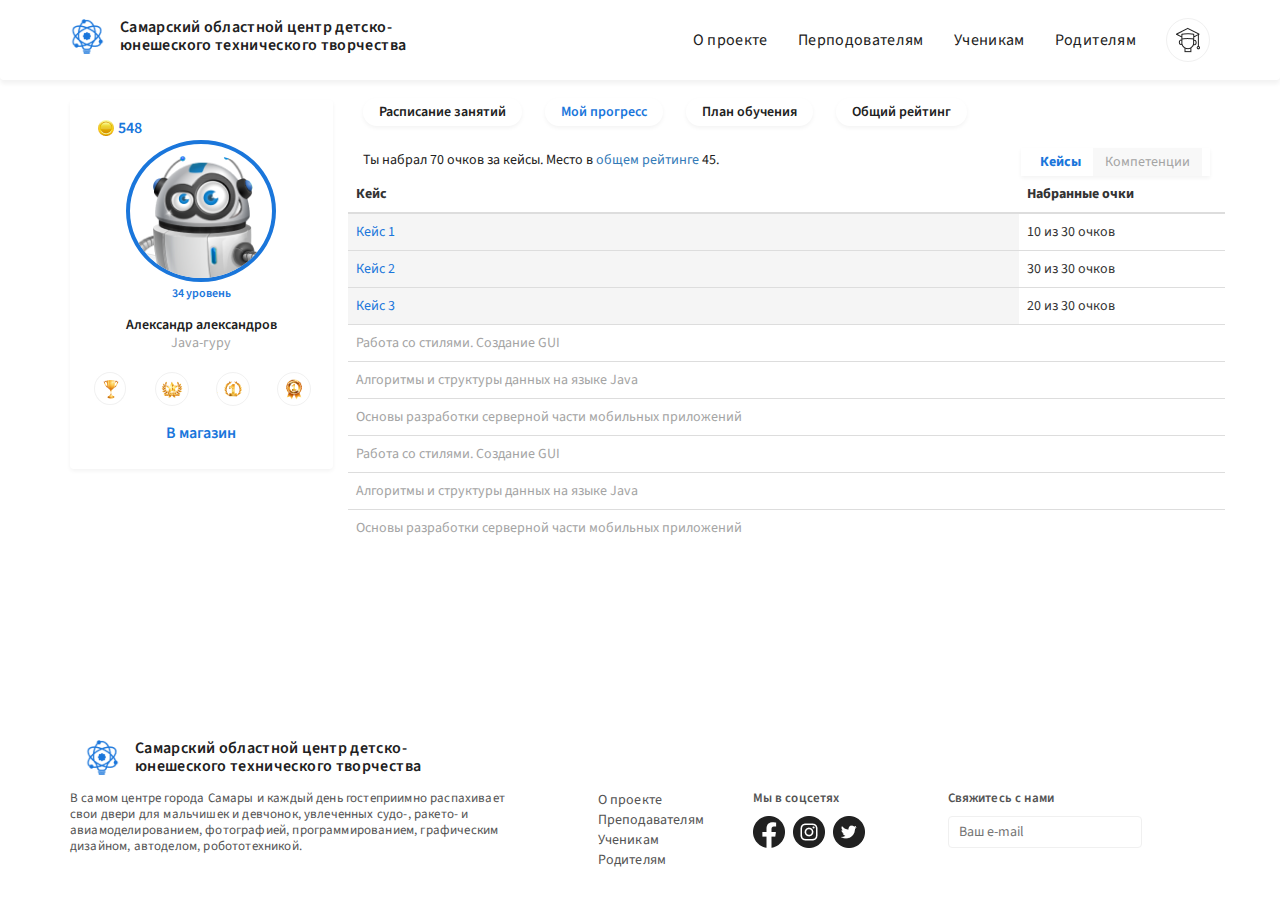
<file: pages/progress-case.html>
<!doctype html>
<html lang="en">
<head>
    <meta charset="UTF-8">
    <meta name="viewport"
          content="width=device-width, user-scalable=no, initial-scale=1.0, maximum-scale=1.0, minimum-scale=1.0">
    <meta http-equiv="X-UA-Compatible" content="ie=edge">
    <title>Document</title>

    <link rel="stylesheet" href="../css/main.css">
    <link href='../css/timetable.css' rel='stylesheet'/>
    <link rel="stylesheet" href="../css/progress-case.css">
    <link rel="stylesheet" href="https://stackpath.bootstrapcdn.com/bootstrap/3.4.1/css/bootstrap.min.css"
          integrity="sha384-HSMxcRTRxnN+Bdg0JdbxYKrThecOKuH5zCYotlSAcp1+c8xmyTe9GYg1l9a69psu" crossorigin="anonymous">
    <link rel="stylesheet" href="https://stackpath.bootstrapcdn.com/bootstrap/3.4.1/css/bootstrap-theme.min.css"
          integrity="sha384-6pzBo3FDv/PJ8r2KRkGHifhEocL+1X2rVCTTkUfGk7/0pbek5mMa1upzvWbrUbOZ" crossorigin="anonymous">
</head>
<body>
<div class="wrapper">
    <nav class="navbar">
        <div class="container">

            <a class="navbar-brand" href="#">
                <img src="../assets/Vector.png" alt="">
                <div class="navbar-brand__title">Самарский областной центр детско-юнешеского технического творчества
                </div>
            </a>
            <ul class="nav navbar-nav navbar-right">
                <li class="active"><a href="#">О проекте</a></li>
                <li><a href="#">Перподователям</a></li>
                <li><a href="#">Ученикам</a></li>
                <li><a href="#">Родителям</a></li>
                <li class="nav-profile dropdown">
                    <a class="dropdown-toggle" data-toggle="dropdown" href="#"><img src="../assets/icon.png" alt=""></a>
                    <ul class="dropdown-menu">
                        <li><a href="#">Профиль</a></li>
                        <li role="separator" class="divider"></li>
                        <li><a href="#">Выйти</a></li>
                    </ul>
                </li>
            </ul>
        </div>
    </nav>
    <main>
        <section>
            <div class="container">
                <div class="row">
                    <div class="col-lg-3">
                        <div class="profile-card">
                            <div class="profile-card__balance">
                                <img src="../assets/Frame.png" alt="">
                                <span>548</span>
                            </div>
                            <div class="profile-card__info">
                                <img class='profile-card__image' src="../assets/profile-image.png" alt="">
                                <div class="profile-card__lvl">34 уровень</div>
                                <div class="profile-card__name">
                                    Александр александров
                                </div>
                                <div class="profile-card__rank">
                                    Java-гуру
                                </div>
                                <div class="profile-card__achievements">
                                    <div class="row">
                                        <div class="col-lg-3">
                                            <img src="../assets/1-achive.png" alt="">
                                        </div>
                                        <div class="col-lg-3">
                                            <img src="../assets/2-achive.png" alt="">
                                        </div>
                                        <div class="col-lg-3">
                                            <img src="../assets/3-achive.png" alt="">
                                        </div>
                                        <div class="col-lg-3">
                                            <img src="../assets/4-achive.png" alt="">
                                        </div>
                                    </div>
                                </div>
                                <a href="#">В магазин</a>
                            </div>
                        </div>
                    </div>
                    <div class="col-lg-9">
                        <div class="sub-navigation">
                            <a href="#">Расписание занятий</a>
                            <a href="#" class="active">Мой прогресс</a>
                            <a href="#">План обучения</a>
                            <a href="#">Общий рейтинг</a>
                        </div>
                        <div>
                            <div class="row">
                                <div class="col-lg-9 rate-caption left">
                                    Ты набрал 70 очков за кейсы. Место в <a href="">общем рейтинге</a> 45.
                                </div>
                                <div class="col-lg-3 right">
                                   <div class="progress__tabs">
                                       <a href="#" class="active">Кейсы</a>
                                       <a href="#">Компетенции</a>
                                   </div>
                                </div>
                            </div>
                            <div class="row">
                                <table class="table">
                                    <thead>
                                    <tr>
                                        <th scope="col">Кейс</th>
                                        <th scope="col">Набранные очки</th>
                                    </tr>
                                    </thead>
                                    <tbody>
                                    <tr>
                                        <td class="case active">Кейс 1</td>
                                        <td>10 из 30 очков</td>
                                    </tr>
                                    <tr>
                                        <td class="case active">Кейс 2</td>
                                        <td>30 из 30 очков</td>
                                    </tr>
                                    <tr>
                                        <td class="case active">Кейс 3</td>
                                        <td>20 из 30 очков</td>
                                    </tr>
                                    <tr>
                                        <td class="case">Работа со стилями. Создание GUI</td>
                                        <td></td>
                                    </tr>
                                    <tr>
                                        <td class="case">Алгоритмы и структуры данных на языке Java</td>
                                        <td></td>
                                    </tr>
                                    <tr>
                                        <td class="case">Основы разработки серверной части мобильных приложений</td>
                                        <td></td>
                                    </tr>
                                    <tr>
                                        <td class="case">Работа со стилями. Создание GUI</td>
                                        <td></td>
                                    </tr>
                                    <tr>
                                        <td class="case">Алгоритмы и структуры данных на языке Java</td>
                                        <td></td>
                                    </tr>
                                    <tr>
                                        <td class="case">Основы разработки серверной части мобильных приложений</td>
                                        <td></td>
                                    </tr>
                                    </tbody>
                                </table>
                            </div>
                        </div>

                    </div>
                </div>
            </div>


        </section>
    </main>

    <footer>
        <div class="container">

            <div class="row">
                <div class="col-lg-12">
                    <a class="navbar-brand" href="#">
                        <img src="../assets/Vector.png" alt="">
                        <div class="navbar-brand__title">Самарский областной центр детско-юнешеского технического
                            творчества
                        </div>
                    </a>
                </div>
            </div>
            <div class="row footer-info">
                <div class="col-lg-5 footer-caption">
                    В самом центре города Самары и каждый день гостеприимно распахивает свои двери для мальчишек и
                    девчонок,
                    увлеченных судо-, ракето- и авиамоделированием, фотографией, программированием, графическим
                    дизайном,
                    автоделом, робототехникой.
                </div>
                <div class="col-lg-2">
                    <ul>
                        <li>
                            <a href="#">О проекте</a>
                        </li>
                        <li>
                            <a href="#">Преподавателям</a>
                        </li>
                        <li>
                            <a href="#">Ученикам</a>
                        </li>
                        <li>
                            <a href="#">Родителям</a>
                        </li>
                    </ul>
                </div>
                <div class="col-lg-2">
                    <div class="footer-title">
                        Мы в соцсетях
                    </div>
                    <div class="social-images">
                        <a href="#"><img src="../assets/facebook.png" alt=""></a>
                        <a href="#"><img src="../assets/instagram.png" alt=""></a>
                        <a href="#"> <img src="../assets/twitter.png" alt=""></a>

                    </div>
                </div>
                <div class="col-lg-2">
                    <div class="footer-title">
                        Свяжитесь с нами
                    </div>
                    <form action="#">
                        <input type="email" placeholder="Ваш e-mail">
                    </form>
                </div>
            </div>
        </div>
    </footer>
</div>


<script src="https://code.jquery.com/jquery-3.5.1.min.js"
        integrity="sha256-9/aliU8dGd2tb6OSsuzixeV4y/faTqgFtohetphbbj0=" crossorigin="anonymous"></script>
<script src="https://stackpath.bootstrapcdn.com/bootstrap/3.4.1/js/bootstrap.min.js"
        integrity="sha384-aJ21OjlMXNL5UyIl/XNwTMqvzeRMZH2w8c5cRVpzpU8Y5bApTppSuUkhZXN0VxHd"
        crossorigin="anonymous"></script>

</body>
</html>
</file>
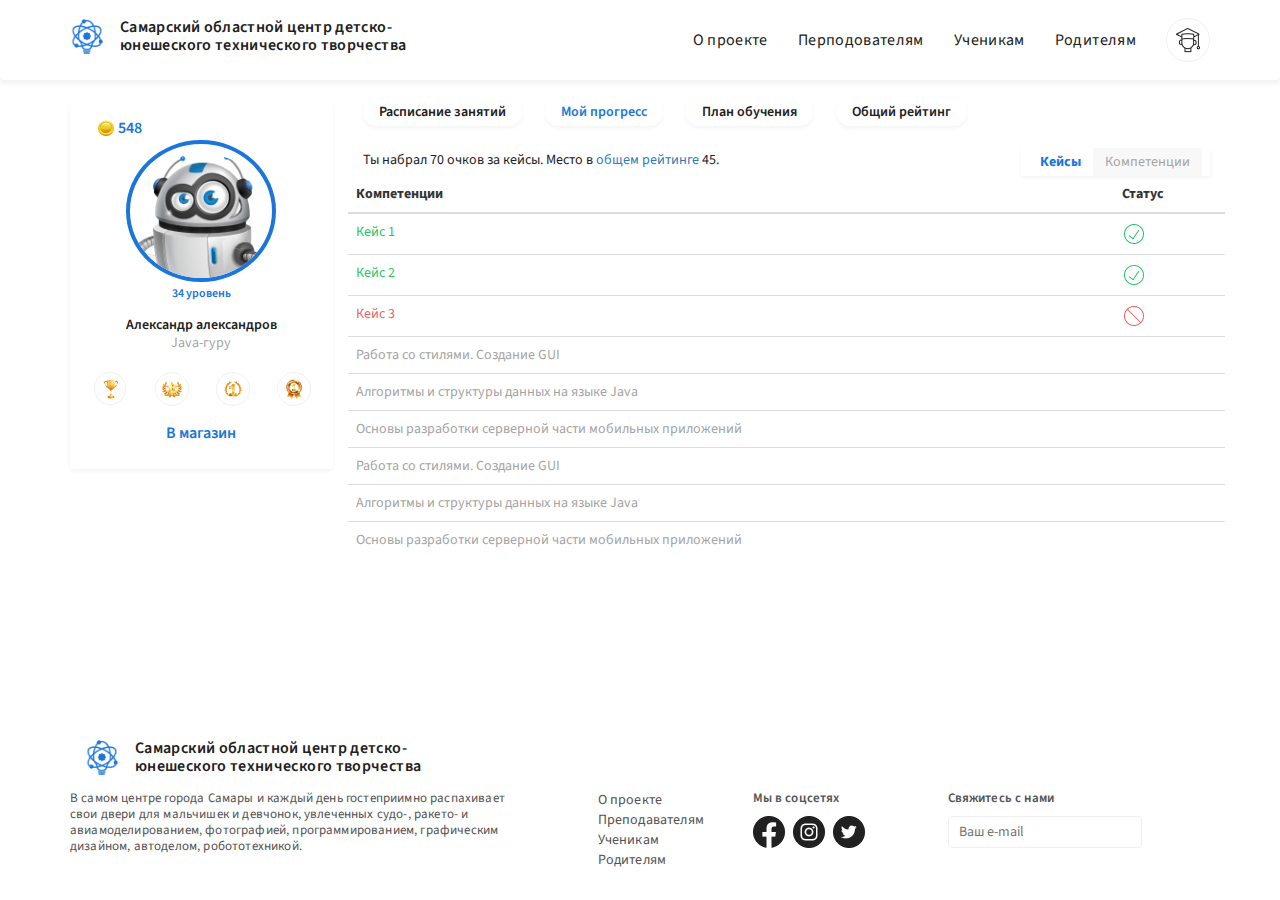
<file: pages/progress-competence.html>
<!doctype html>
<html lang="en">
<head>
    <meta charset="UTF-8">
    <meta name="viewport"
          content="width=device-width, user-scalable=no, initial-scale=1.0, maximum-scale=1.0, minimum-scale=1.0">
    <meta http-equiv="X-UA-Compatible" content="ie=edge">
    <title>Document</title>

    <link rel="stylesheet" href="../css/main.css">
    <link href='../css/timetable.css' rel='stylesheet'/>
    <link rel="stylesheet" href="../css/progress-competence.css">
    <link rel="stylesheet" href="https://stackpath.bootstrapcdn.com/bootstrap/3.4.1/css/bootstrap.min.css"
          integrity="sha384-HSMxcRTRxnN+Bdg0JdbxYKrThecOKuH5zCYotlSAcp1+c8xmyTe9GYg1l9a69psu" crossorigin="anonymous">
    <link rel="stylesheet" href="https://stackpath.bootstrapcdn.com/bootstrap/3.4.1/css/bootstrap-theme.min.css"
          integrity="sha384-6pzBo3FDv/PJ8r2KRkGHifhEocL+1X2rVCTTkUfGk7/0pbek5mMa1upzvWbrUbOZ" crossorigin="anonymous">
</head>
<body>
<div class="wrapper">
    <nav class="navbar">
        <div class="container">

            <a class="navbar-brand" href="#">
                <img src="../assets/Vector.png" alt="">
                <div class="navbar-brand__title">Самарский областной центр детско-юнешеского технического творчества
                </div>
            </a>
            <ul class="nav navbar-nav navbar-right">
                <li class="active"><a href="#">О проекте</a></li>
                <li><a href="#">Перподователям</a></li>
                <li><a href="#">Ученикам</a></li>
                <li><a href="#">Родителям</a></li>
                <li class="nav-profile dropdown">
                    <a class="dropdown-toggle" data-toggle="dropdown" href="#"><img src="../assets/icon.png" alt=""></a>
                    <ul class="dropdown-menu">
                        <li><a href="#">Профиль</a></li>
                        <li role="separator" class="divider"></li>
                        <li><a href="#">Выйти</a></li>
                    </ul>
                </li>
            </ul>
        </div>
    </nav>
    <main>
        <section>
            <div class="container">
                <div class="row">
                    <div class="col-lg-3">
                        <div class="profile-card">
                            <div class="profile-card__balance">
                                <img src="../assets/Frame.png" alt="">
                                <span>548</span>
                            </div>
                            <div class="profile-card__info">
                                <img class='profile-card__image' src="../assets/profile-image.png" alt="">
                                <div class="profile-card__lvl">34 уровень</div>
                                <div class="profile-card__name">
                                    Александр александров
                                </div>
                                <div class="profile-card__rank">
                                    Java-гуру
                                </div>
                                <div class="profile-card__achievements">
                                    <div class="row">
                                        <div class="col-lg-3">
                                            <img src="../assets/1-achive.png" alt="">
                                        </div>
                                        <div class="col-lg-3">
                                            <img src="../assets/2-achive.png" alt="">
                                        </div>
                                        <div class="col-lg-3">
                                            <img src="../assets/3-achive.png" alt="">
                                        </div>
                                        <div class="col-lg-3">
                                            <img src="../assets/4-achive.png" alt="">
                                        </div>
                                    </div>
                                </div>
                                <a href="#">В магазин</a>
                            </div>
                        </div>
                    </div>
                    <div class="col-lg-9">
                        <div class="sub-navigation">
                            <a href="#">Расписание занятий</a>
                            <a href="#" class="active">Мой прогресс</a>
                            <a href="#">План обучения</a>
                            <a href="#">Общий рейтинг</a>
                        </div>
                        <div>
                            <div class="row">
                                <div class="col-lg-9 rate-caption left">
                                    Ты набрал 70 очков за кейсы. Место в <a href="">общем рейтинге</a> 45.
                                </div>
                                <div class="col-lg-3 right">
                                    <div class="progress__tabs">
                                        <a href="#" class="active">Кейсы</a>
                                        <a href="#">Компетенции</a>
                                    </div>
                                </div>
                            </div>
                            <div class="row">
                                <table class="table">
                                    <thead>
                                    <tr>
                                        <th scope="col">Компетенции</th>
                                        <th scope="col">Статус</th>
                                    </tr>
                                    </thead>
                                    <tbody>
                                    <tr>
                                        <td class="case done">Кейс 1</td>
                                        <td><img src="../assets/done-competence.png" alt=""></td>
                                    </tr>
                                    <tr>
                                        <td class="case done">Кейс 2</td>
                                        <td><img src="../assets/done-competence.png" alt=""></td>
                                    </tr>
                                    <tr>
                                        <td class="case failed">Кейс 3</td>
                                        <td><img src="../assets/failed-competence.png" alt=""></td>
                                    </tr>
                                    <tr>
                                        <td class="case">Работа со стилями. Создание GUI</td>
                                        <td></td>
                                    </tr>
                                    <tr>
                                        <td class="case">Алгоритмы и структуры данных на языке Java</td>
                                        <td></td>
                                    </tr>
                                    <tr>
                                        <td class="case">Основы разработки серверной части мобильных приложений</td>
                                        <td></td>
                                    </tr>
                                    <tr>
                                        <td class="case">Работа со стилями. Создание GUI</td>
                                        <td></td>
                                    </tr>
                                    <tr>
                                        <td class="case">Алгоритмы и структуры данных на языке Java</td>
                                        <td></td>
                                    </tr>
                                    <tr>
                                        <td class="case">Основы разработки серверной части мобильных приложений</td>
                                        <td></td>
                                    </tr>
                                    </tbody>
                                </table>
                            </div>
                        </div>

                    </div>
                </div>
            </div>


        </section>
    </main>

    <footer>
        <div class="container">

            <div class="row">
                <div class="col-lg-12">
                    <a class="navbar-brand" href="#">
                        <img src="../assets/Vector.png" alt="">
                        <div class="navbar-brand__title">Самарский областной центр детско-юнешеского технического
                            творчества
                        </div>
                    </a>
                </div>
            </div>
            <div class="row footer-info">
                <div class="col-lg-5 footer-caption">
                    В самом центре города Самары и каждый день гостеприимно распахивает свои двери для мальчишек и
                    девчонок,
                    увлеченных судо-, ракето- и авиамоделированием, фотографией, программированием, графическим
                    дизайном,
                    автоделом, робототехникой.
                </div>
                <div class="col-lg-2">
                    <ul>
                        <li>
                            <a href="#">О проекте</a>
                        </li>
                        <li>
                            <a href="#">Преподавателям</a>
                        </li>
                        <li>
                            <a href="#">Ученикам</a>
                        </li>
                        <li>
                            <a href="#">Родителям</a>
                        </li>
                    </ul>
                </div>
                <div class="col-lg-2">
                    <div class="footer-title">
                        Мы в соцсетях
                    </div>
                    <div class="social-images">
                        <a href="#"><img src="../assets/facebook.png" alt=""></a>
                        <a href="#"><img src="../assets/instagram.png" alt=""></a>
                        <a href="#"> <img src="../assets/twitter.png" alt=""></a>

                    </div>
                </div>
                <div class="col-lg-2">
                    <div class="footer-title">
                        Свяжитесь с нами
                    </div>
                    <form action="#">
                        <input type="email" placeholder="Ваш e-mail">
                    </form>
                </div>
            </div>
        </div>
    </footer>
</div>


<script src="https://code.jquery.com/jquery-3.5.1.min.js"
        integrity="sha256-9/aliU8dGd2tb6OSsuzixeV4y/faTqgFtohetphbbj0=" crossorigin="anonymous"></script>
<script src="https://stackpath.bootstrapcdn.com/bootstrap/3.4.1/js/bootstrap.min.js"
        integrity="sha384-aJ21OjlMXNL5UyIl/XNwTMqvzeRMZH2w8c5cRVpzpU8Y5bApTppSuUkhZXN0VxHd"
        crossorigin="anonymous"></script>

</body>
</html>
</file>
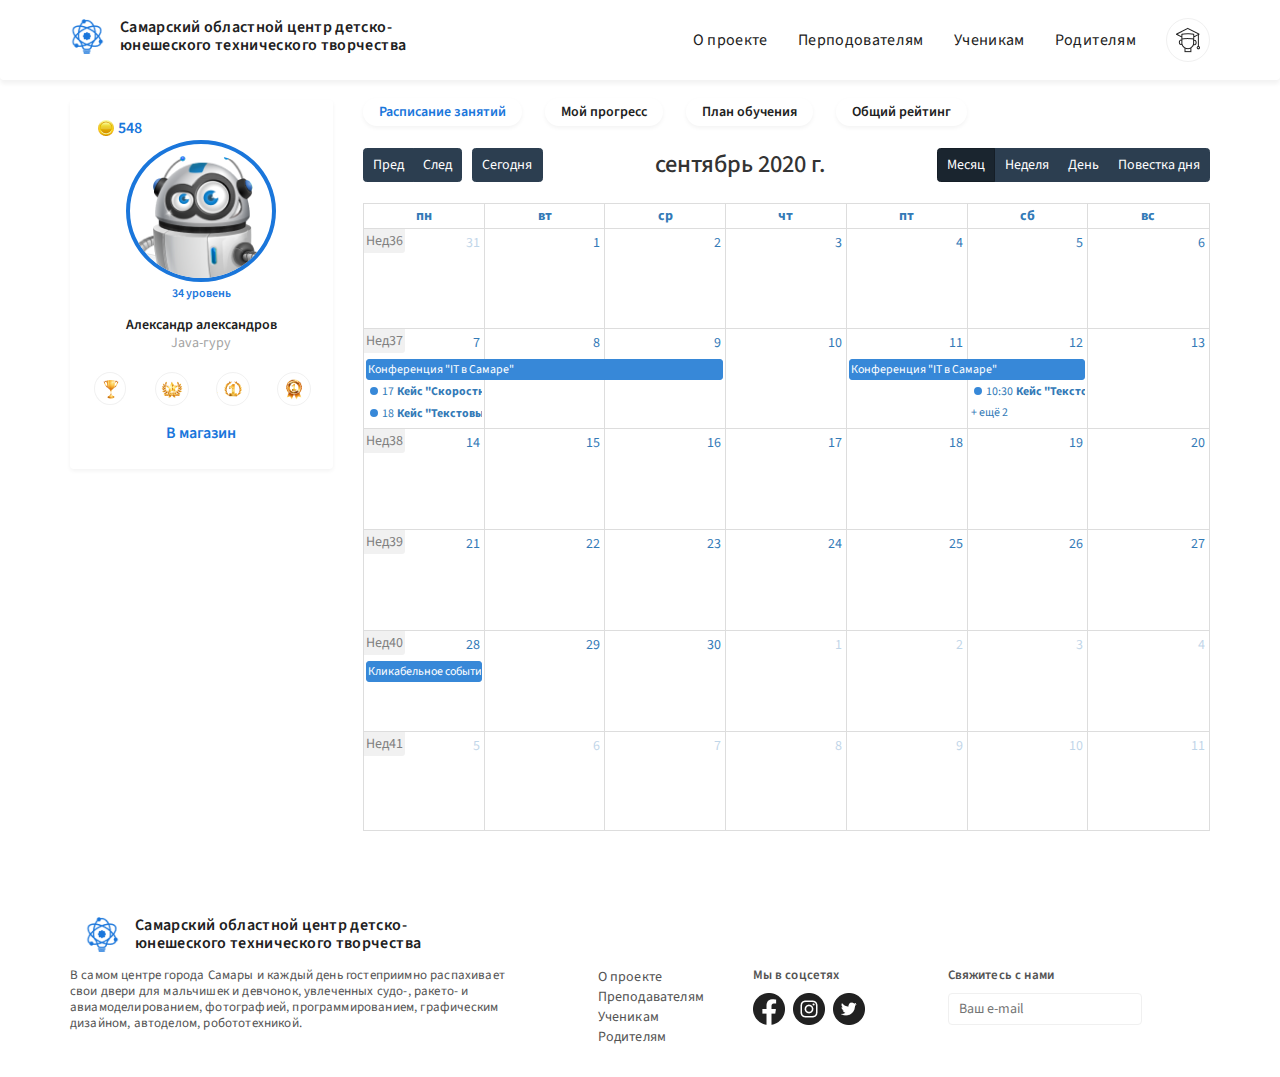
<file: pages/timetable.html>
<!doctype html>
<html lang="en">
<head>
    <meta charset="UTF-8">
    <meta name="viewport"
          content="width=device-width, user-scalable=no, initial-scale=1.0, maximum-scale=1.0, minimum-scale=1.0">
    <meta http-equiv="X-UA-Compatible" content="ie=edge">
    <title>Document</title>

    <link rel="stylesheet" href="../css/main.css">
    <link href='../css/timetable.css' rel='stylesheet'/>
    <link rel="stylesheet" href="https://stackpath.bootstrapcdn.com/bootstrap/3.4.1/css/bootstrap.min.css"
          integrity="sha384-HSMxcRTRxnN+Bdg0JdbxYKrThecOKuH5zCYotlSAcp1+c8xmyTe9GYg1l9a69psu" crossorigin="anonymous">
    <link rel="stylesheet" href="https://stackpath.bootstrapcdn.com/bootstrap/3.4.1/css/bootstrap-theme.min.css"
          integrity="sha384-6pzBo3FDv/PJ8r2KRkGHifhEocL+1X2rVCTTkUfGk7/0pbek5mMa1upzvWbrUbOZ" crossorigin="anonymous">
</head>
<body>
<div class="wrapper">
    <nav class="navbar">
        <div class="container">

            <a class="navbar-brand" href="#">
                <img src="../assets/Vector.png" alt="">
                <div class="navbar-brand__title">Самарский областной центр детско-юнешеского технического творчества
                </div>
            </a>
            <ul class="nav navbar-nav navbar-right">
                <li class="active"><a href="#">О проекте</a></li>
                <li><a href="#">Перподователям</a></li>
                <li><a href="#">Ученикам</a></li>
                <li><a href="#">Родителям</a></li>
                <li class="nav-profile dropdown">
                    <a class="dropdown-toggle" data-toggle="dropdown" href="#"><img src="../assets/icon.png" alt=""></a>
                    <ul class="dropdown-menu">
                        <li><a href="#">Профиль</a></li>
                        <li role="separator" class="divider"></li>
                        <li><a href="#">Выйти</a></li>
                    </ul>
                </li>
            </ul>
        </div>
    </nav>
    <main>
        <section>
            <div class="container">
                <div class="row">
                    <div class="col-lg-3">
                        <div class="profile-card">
                            <div class="profile-card__balance">
                                <img src="../assets/Frame.png" alt="">
                                <span>548</span>
                            </div>
                            <div class="profile-card__info">
                                <img class='profile-card__image' src="../assets/profile-image.png" alt="">
                                <div class="profile-card__lvl">34 уровень</div>
                                <div class="profile-card__name">
                                    Александр александров
                                </div>
                                <div class="profile-card__rank">
                                    Java-гуру
                                </div>
                                <div class="profile-card__achievements">
                                    <div class="row">
                                        <div class="col-lg-3">
                                            <img src="../assets/1-achive.png" alt="">
                                        </div>
                                        <div class="col-lg-3">
                                            <img src="../assets/2-achive.png" alt="">
                                        </div>
                                        <div class="col-lg-3">
                                            <img src="../assets/3-achive.png" alt="">
                                        </div>
                                        <div class="col-lg-3">
                                            <img src="../assets/4-achive.png" alt="">
                                        </div>
                                    </div>
                                </div>
                                <a href="#">В магазин</a>
                            </div>
                        </div>
                    </div>
                    <div class="col-lg-9">
                        <div class="sub-navigation">
                            <a href="#" class="active">Расписание занятий</a>
                            <a href="#">Мой прогресс</a>
                            <a href="#">План обучения</a>
                            <a href="#">Общий рейтинг</a>
                        </div>
                        <div id='calendar'></div>

                    </div>
                </div>
            </div>
        </section>
    </main>
    <footer>
        <div class="container">

            <div class="row">
                <div class="col-lg-12">
                    <a class="navbar-brand" href="#">
                        <img src="../assets/Vector.png" alt="">
                        <div class="navbar-brand__title">Самарский областной центр детско-юнешеского технического
                            творчества
                        </div>
                    </a>
                </div>
            </div>
            <div class="row footer-info">
                <div class="col-lg-5 footer-caption">
                    В самом центре города Самары и каждый день гостеприимно распахивает свои двери для мальчишек и
                    девчонок,
                    увлеченных судо-, ракето- и авиамоделированием, фотографией, программированием, графическим
                    дизайном,
                    автоделом, робототехникой.
                </div>
                <div class="col-lg-2">
                    <ul>
                        <li>
                            <a href="#">О проекте</a>
                        </li>
                        <li>
                            <a href="#">Преподавателям</a>
                        </li>
                        <li>
                            <a href="#">Ученикам</a>
                        </li>
                        <li>
                            <a href="#">Родителям</a>
                        </li>
                    </ul>
                </div>
                <div class="col-lg-2">
                    <div class="footer-title">
                        Мы в соцсетях
                    </div>
                    <div class="social-images">
                        <a href="#"><img src="../assets/facebook.png" alt=""></a>
                        <a href="#"><img src="../assets/instagram.png" alt=""></a>
                        <a href="#"> <img src="../assets/twitter.png" alt=""></a>

                    </div>
                </div>
                <div class="col-lg-2">
                    <div class="footer-title">
                        Свяжитесь с нами
                    </div>
                    <form action="#">
                        <input type="email" placeholder="Ваш e-mail">
                    </form>
                </div>
            </div>
        </div>
    </footer>
</div>

<script src='../js/timetable.js'></script>
<script src='../js/locales-all.js'></script>
<script src="https://code.jquery.com/jquery-3.5.1.min.js"
        integrity="sha256-9/aliU8dGd2tb6OSsuzixeV4y/faTqgFtohetphbbj0=" crossorigin="anonymous"></script>
<script src="https://stackpath.bootstrapcdn.com/bootstrap/3.4.1/js/bootstrap.min.js"
        integrity="sha384-aJ21OjlMXNL5UyIl/XNwTMqvzeRMZH2w8c5cRVpzpU8Y5bApTppSuUkhZXN0VxHd"
        crossorigin="anonymous"></script>

<script>

    document.addEventListener('DOMContentLoaded', function () {
        var initialLocaleCode = 'ru';

        var calendarEl = document.getElementById('calendar');

        var calendar = new FullCalendar.Calendar(calendarEl, {
            headerToolbar: {
                left: 'prev,next today',
                center: 'title',
                right: 'dayGridMonth,timeGridWeek,timeGridDay,listMonth'
            },
            initialDate: '2020-09-12',
            locale: initialLocaleCode,
            buttonIcons: false, // show the prev/next text
            weekNumbers: true,
            navLinks: true, // can click day/week names to navigate views
            editable: false,
            dayMaxEvents: true, // allow "more" link when too many events
            events: [
                {
                    title: 'Кейс "Скоростной режим"',
                    description: 'long description',
                    start: '2020-09-07T17:00:00',
                    end: '2020-09-07T17:40:00',
                },
                {
                    description: 'long description',
                    title: 'Кейс "Текстовый редактор"',
                    start: '2020-09-07T18:00:00',
                    end: '2020-09-07T18:40:00'
                },
                {
                    title: 'Конференция "IT в Самаре"',
                    start: '2020-09-07',
                    end: '2020-09-10'
                },
                {
                    title: 'Кейс "Текстовый редактор"',
                    start: '2020-12-07T18:00:00',
                    end: '2020-12-07T18:40:00'
                },
                {
                    title: 'Конференция "IT в Самаре"',
                    start: '2020-09-11',
                    end: '2020-09-13'
                },
                {
                    title: 'Кейс "Текстовый редактор"',
                    start: '2020-09-12T10:30:00',
                    end: '2020-09-12T12:30:00'
                },
                {
                    title: 'Кейс "Скоростной режим"',
                    start: '2020-09-12T12:00:00'
                },
                {
                    title: 'Кейс "Скоростной режим"',
                    start: '2020-09-12T14:30:00'
                },
                {
                    title: 'Кликабельное событие',
                    url: 'http://google.com/',
                    start: '2020-09-28'
                }
            ],
        });

        calendar.render();
    });

</script>
</body>
</html>
</file>
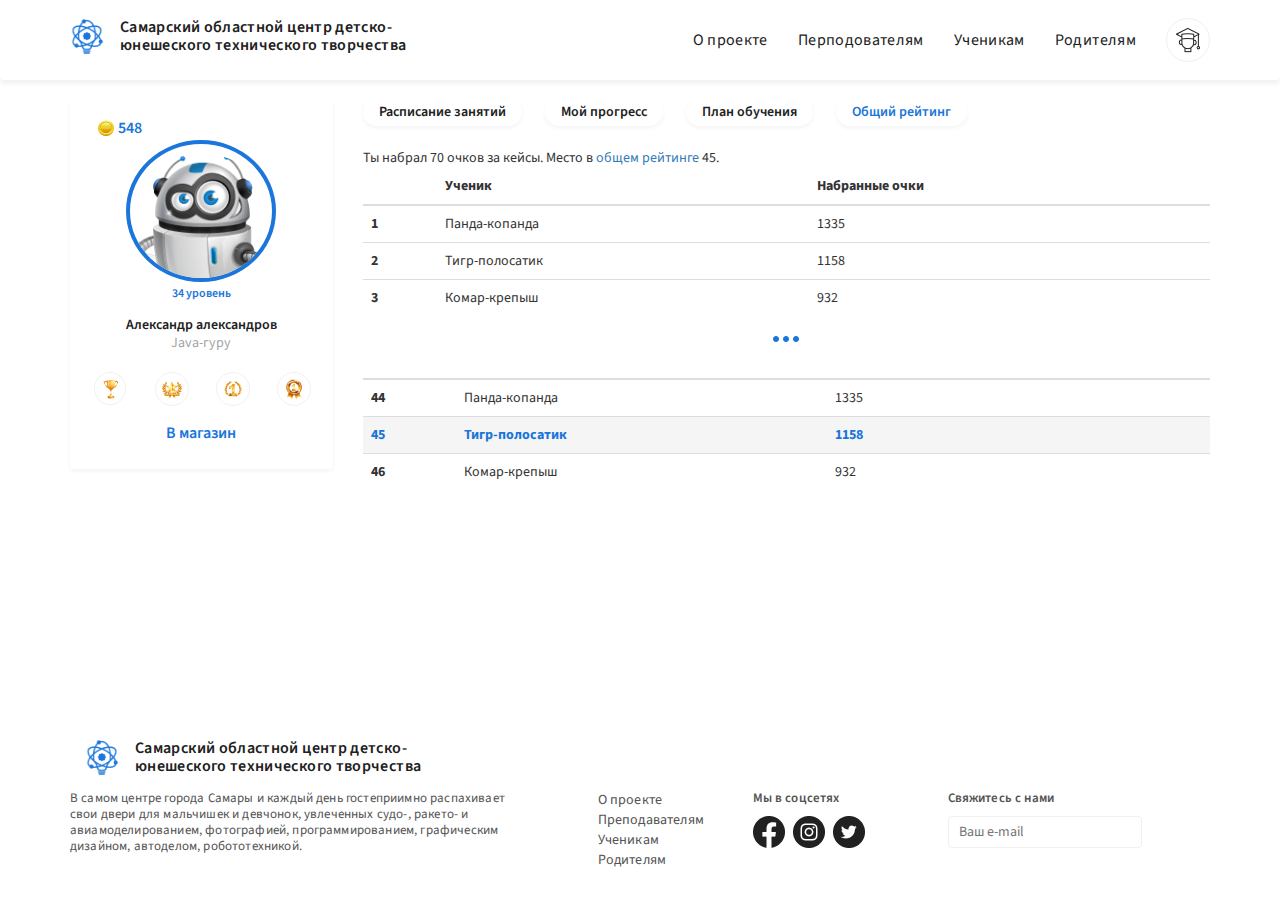
<file: pages/top-rated.html>
<!doctype html>
<html lang="en">
<head>
    <meta charset="UTF-8">
    <meta name="viewport"
          content="width=device-width, user-scalable=no, initial-scale=1.0, maximum-scale=1.0, minimum-scale=1.0">
    <meta http-equiv="X-UA-Compatible" content="ie=edge">
    <title>Document</title>

    <link rel="stylesheet" href="../css/main.css">
    <link href='../css/timetable.css' rel='stylesheet'/>
    <link rel="stylesheet" href="../css/top-rated.css">
    <link rel="stylesheet" href="https://stackpath.bootstrapcdn.com/bootstrap/3.4.1/css/bootstrap.min.css"
          integrity="sha384-HSMxcRTRxnN+Bdg0JdbxYKrThecOKuH5zCYotlSAcp1+c8xmyTe9GYg1l9a69psu" crossorigin="anonymous">
    <link rel="stylesheet" href="https://stackpath.bootstrapcdn.com/bootstrap/3.4.1/css/bootstrap-theme.min.css"
          integrity="sha384-6pzBo3FDv/PJ8r2KRkGHifhEocL+1X2rVCTTkUfGk7/0pbek5mMa1upzvWbrUbOZ" crossorigin="anonymous">
</head>
<body>
<div class="wrapper">
    <nav class="navbar">
        <div class="container">

            <a class="navbar-brand" href="#">
                <img src="../assets/Vector.png" alt="">
                <div class="navbar-brand__title">Самарский областной центр детско-юнешеского технического творчества
                </div>
            </a>
            <ul class="nav navbar-nav navbar-right">
                <li class="active"><a href="#">О проекте</a></li>
                <li><a href="#">Перподователям</a></li>
                <li><a href="#">Ученикам</a></li>
                <li><a href="#">Родителям</a></li>
                <li class="nav-profile dropdown">
                    <a class="dropdown-toggle" data-toggle="dropdown" href="#"><img src="../assets/icon.png" alt=""></a>
                    <ul class="dropdown-menu">
                        <li><a href="#">Профиль</a></li>
                        <li role="separator" class="divider"></li>
                        <li><a href="#">Выйти</a></li>
                    </ul>
                </li>
            </ul>
        </div>
    </nav>
    <main>
        <section>
            <div class="container">
                <div class="row">
                    <div class="col-lg-3">
                        <div class="profile-card">
                            <div class="profile-card__balance">
                                <img src="../assets/Frame.png" alt="">
                                <span>548</span>
                            </div>
                            <div class="profile-card__info">
                                <img class='profile-card__image' src="../assets/profile-image.png" alt="">
                                <div class="profile-card__lvl">34 уровень</div>
                                <div class="profile-card__name">
                                    Александр александров
                                </div>
                                <div class="profile-card__rank">
                                    Java-гуру
                                </div>
                                <div class="profile-card__achievements">
                                    <div class="row">
                                        <div class="col-lg-3">
                                            <img src="../assets/1-achive.png" alt="">
                                        </div>
                                        <div class="col-lg-3">
                                            <img src="../assets/2-achive.png" alt="">
                                        </div>
                                        <div class="col-lg-3">
                                            <img src="../assets/3-achive.png" alt="">
                                        </div>
                                        <div class="col-lg-3">
                                            <img src="../assets/4-achive.png" alt="">
                                        </div>
                                    </div>
                                </div>
                                <a href="#">В магазин</a>
                            </div>
                        </div>
                    </div>
                    <div class="col-lg-9">
                        <div class="sub-navigation">
                            <a href="#">Расписание занятий</a>
                            <a href="#">Мой прогресс</a>
                            <a href="#">План обучения</a>
                            <a href="#" class="active">Общий рейтинг</a>
                        </div>
                        <div>
                            <div class="row">
                                <div class="col-lg-9 rate-caption left">
                                    Ты набрал 70 очков за кейсы. Место в <a href="">общем рейтинге</a> 45.
                                </div>
                            </div>
                            <div class="row">
                                <div class="col-lg-12">
                                    <table class="table">
                                        <thead>
                                        <tr>
                                            <th scope="col"></th>
                                            <th scope="col">Ученик</th>
                                            <th scope="col">Набранные очки</th>
                                        </tr>
                                        </thead>
                                        <tbody>
                                        <tr>
                                            <td><b>1</b></td>
                                            <td class="">Панда-копанда</td>
                                            <td>1335</td>
                                        </tr>
                                        <tr>
                                            <td><b>2</b></td>
                                            <td class="">Тигр-полосатик</td>
                                            <td>1158</td>
                                        </tr>
                                        <tr>
                                            <td><b>3</b></td>
                                            <td class="">Комар-крепыш</td>
                                            <td>932</td>
                                        </tr>

                                        </tbody>
                                    </table>
                                    <div class="row">
                                        <div class="col-lg-12 dotes">
                                            <img src="../assets/dotes.png" alt="">
                                        </div>
                                    </div>
                                    <table class="table">
                                        <thead>
                                        <tr>
                                            <th scope="col"></th>
                                            <th scope="col" class="hide-color">Ученик</th>
                                            <th scope="col" class="hide-color">Набранные очки</th>
                                        </tr>
                                        </thead>
                                        <tbody>
                                        <tr>
                                            <td><b>44</b></td>
                                            <td>Панда-копанда</td>
                                            <td>1335</td>
                                        </tr>
                                        <tr class="active">
                                            <td><b>45</b></td>
                                            <td>Тигр-полосатик</td>
                                            <td>1158</td>
                                        </tr>
                                        <tr>
                                            <td><b>46</b></td>
                                            <td>Комар-крепыш</td>
                                            <td>932</td>
                                        </tr>

                                        </tbody>
                                    </table>
                                </div>
                            </div>
                        </div>

                    </div>
                </div>
            </div>


        </section>
    </main>

    <footer>
        <div class="container">

            <div class="row">
                <div class="col-lg-12">
                    <a class="navbar-brand" href="#">
                        <img src="../assets/Vector.png" alt="">
                        <div class="navbar-brand__title">Самарский областной центр детско-юнешеского технического
                            творчества
                        </div>
                    </a>
                </div>
            </div>
            <div class="row footer-info">
                <div class="col-lg-5 footer-caption">
                    В самом центре города Самары и каждый день гостеприимно распахивает свои двери для мальчишек и
                    девчонок,
                    увлеченных судо-, ракето- и авиамоделированием, фотографией, программированием, графическим
                    дизайном,
                    автоделом, робототехникой.
                </div>
                <div class="col-lg-2">
                    <ul>
                        <li>
                            <a href="#">О проекте</a>
                        </li>
                        <li>
                            <a href="#">Преподавателям</a>
                        </li>
                        <li>
                            <a href="#">Ученикам</a>
                        </li>
                        <li>
                            <a href="#">Родителям</a>
                        </li>
                    </ul>
                </div>
                <div class="col-lg-2">
                    <div class="footer-title">
                        Мы в соцсетях
                    </div>
                    <div class="social-images">
                        <a href="#"><img src="../assets/facebook.png" alt=""></a>
                        <a href="#"><img src="../assets/instagram.png" alt=""></a>
                        <a href="#"> <img src="../assets/twitter.png" alt=""></a>

                    </div>
                </div>
                <div class="col-lg-2">
                    <div class="footer-title">
                        Свяжитесь с нами
                    </div>
                    <form action="#">
                        <input type="email" placeholder="Ваш e-mail">
                    </form>
                </div>
            </div>
        </div>
    </footer>
</div>


<script src="https://code.jquery.com/jquery-3.5.1.min.js"
        integrity="sha256-9/aliU8dGd2tb6OSsuzixeV4y/faTqgFtohetphbbj0=" crossorigin="anonymous"></script>
<script src="https://stackpath.bootstrapcdn.com/bootstrap/3.4.1/js/bootstrap.min.js"
        integrity="sha384-aJ21OjlMXNL5UyIl/XNwTMqvzeRMZH2w8c5cRVpzpU8Y5bApTppSuUkhZXN0VxHd"
        crossorigin="anonymous"></script>

</body>
</html>
</file>
<file: css/main.css>
@import url('https://fonts.googleapis.com/css2?family=Source+Sans+Pro:wght@200;300;400;600;700;900&display=swap');



body {
    font-family: 'Source Sans Pro', sans-serif !important;
}

strong {
    font-size: 22px;
    text-transform: uppercase;
    color: #1b0242;
}

em {
    font-style: normal;
    text-transform: uppercase;
    font-size: 18px;
    margin-bottom: 13px;
    color: #7829ab;
}
.wrapper {
    height: 100vh;
    display: flex;
    flex-direction: column;
}

main {
    padding-top: 20px;
    flex: 1;
}

.main-form {
    padding: 40px 60px;
    background: #FAFCFF;
    box-shadow: 0px 2px 4px rgba(0, 0, 0, 0.05);
    border-radius: 4px;
}
.contact-desc h3 {
    font-weight: 600;
    font-size: 28px;
    line-height: 24px;
    letter-spacing: 0.0225em;
    color: #212121;
}
.contact-desc p {
    font-style: normal;
    font-weight: normal;
    font-size: 15px;
    line-height: 24px;
    letter-spacing: 0.0225em;
    color: #212121;
}

.contact-form form {
    display: flex;
    flex-direction: column;
}
.contact-form input {
    padding: 10px;
    border: none;
    background: #FAFCFF;

    border-bottom: 1px solid #E5F0FC;
}
.contact-form label {
    font-style: normal;
    font-weight: normal;
    font-size: 12px;
    line-height: 16px;
    letter-spacing: 0.0225em;
    color: #212121;
}

.check-politics {
    display: flex;
}

.check-politics input {
    margin-right: 5px !important;
}

.contact-form input.form-btn {
    background: #1A76DB;
    border-radius: 56px;
    color: #fff;
    font-weight: 600;
    font-size: 14px;
    line-height: 22px;
    padding: 7px 50px;
    text-align: center;
    letter-spacing: 0.0225em;

}


.about p {
    font-weight: normal;
    font-size: 14px;
    line-height: 24px;
    letter-spacing: 0.0225em;
    color: #000000;
}

.about a {
    background: #1A76DB;
    border-radius: 56px;
    color: #fff;
    padding: 9px 40px;
}

.navigation {
    display: flex;
}
.navbar {
    display: flex;
    justify-content: center;
    margin-bottom: 0!important;
    align-items: center;
    min-height: 80px !important;
    box-shadow: 0px 4px 4px rgba(0, 0, 0, 0.05);
}

.navbar-brand {
    display: flex;
    height: 100% !important;
    justify-content: center;
    align-items: center;
}

.navbar-brand:active, .navbar-brand:focus {
    background-color: transparent;
}
.navbar-brand img {
    width: 35px;
    height: 35px;
    margin-right: 15px;
}

.navbar-brand__title {
    width: 340px;
    font-weight: 600;
    font-size: 16px;
    line-height: 18px;
    letter-spacing: 0.0225em;
    color: #212121;
}
.nav>li>a:focus, .nav>li>a:hover {
    background-color: transparent !important;
    color: #1A76DB;
}
.nav > li > a{
    font-size: 16px;
    line-height: 20px;
    letter-spacing: 0.0225em;

    /* #212121 */

    color: #212121;
}

.navbar-right {
    display: flex;
    justify-content: center;
    align-items: center;
}

.nav-profile img{
    padding: 5px;
    border: 1px solid #F0F0F0;
    border-radius: 100%;
}

.section-title {
    font-size: 30px;
    font-weight: bold;
    text-transform: uppercase;
    color: #1b0242;
    line-height: 52px;
    padding: 43px 0 18px 0;
}

.tags-cloud {
    max-height: 300px;
    overflow: auto;
    line-height: 40px;
    font-weight: bold;
    font-size: 15px;
}

.tags-cloud span {
    display: inline-block;
    line-height: 13px;
    margin: 0 0 2px 3px;
    padding: 4px 7px 3px;
    position: relative;
    width: auto;
    background-color: #719ECF;
    text-decoration: none;
    padding: 6px 24px;
    text-transform: capitalize;
    border-radius: 4px;
    color: #fff;

}

section.main {
    color: #fff;
    position: relative;
    background: url("../assets/main-bg.png");
    display: flex;
    align-items: center;
    height: 400px;
}

section.main h1 {
    font-weight: bold;
    font-size: 52px;
    line-height: 60px;
    letter-spacing: 0.0225em;
}
section.main p {
    font-weight: normal;
    font-size: 16px;
    line-height: 22px;

}

section .overlay {
    position: absolute;
    height: 100%;
    width: 100%;
    background: #0a4280;
    opacity: 0.4;
}
footer {
    margin-top: 50px;
    padding: 20px 0;
}



footer ul > li {
    list-style: none;
}
footer ul > li > a {
    font-style: normal;
    font-weight: normal;
    font-size: 14px;
    line-height: 16px;
    letter-spacing: 0.0125em;
    color: #535353;
}

.social-images img {
    margin-right: 5px;
}

.footer-title {
    font-weight: 600;
    font-size: 13px;
    line-height: 16px;
    margin-bottom: 10px;
    letter-spacing: 0.0125em;
    color: #535353;
}

footer input {
    padding: 5px 10px;
    border: 1px solid #F0F0F0;
    box-sizing: border-box;
    border-radius: 4px;
}

.footer-caption {
    font-style: normal;
    font-weight: normal;
    font-size: 13px;
    line-height: 16px;
    letter-spacing: 0.0125em;
    color: #535353;
}
</file>
<file: css/for-student.css>
.subject-card {
    background-repeat: no-repeat;
    background-size: 75%;
    position: relative;
    display: flex;
    padding: 10px;
    flex-direction: column;
    justify-content: center;
    align-items: center;
    transition: box-shadow 0.3s, -webkit-box-shadow 0.3s;
    border-radius: 20px;
    box-shadow: 3px 3px 15px rgba(0, 0, 0, 0.09);
    margin-bottom: 15px;
    height: 280px;
}

.subject-card:hover {
    -webkit-box-shadow: 3px 3px 15px rgba(0, 0, 0, 0.25);
    box-shadow: 3px 3px 15px rgba(0, 0, 0, 0.25);
}
.subject-card img {
    width: 100%;
    height: 250px;
}
.subject-card span {
    position: absolute;
    bottom: 10px;
    font-weight: 600;
    font-size: 16px;
    line-height: 24px;
    text-align: center;
    letter-spacing: 0.0225em;
    color: #212121;

    text-transform: capitalize;
}

.case-home {
    height: 100%;
    padding: 30px 38px;
    box-shadow: 0px 2px 4px rgba(0, 0, 0, 0.05);
    border-radius: 4px;
    margin: 15px !important;
}

.case-home__title {
    font-weight: 600;
    font-size: 18px;
    line-height: 22px;
    letter-spacing: 0.0225em;
    color: #212121;
}

.case-home__caption {
    font-size: 14px;
    line-height: 20px;
    letter-spacing: 0.0225em;
    color: #212121;
}

.subject-card span:after {
    display:block;
    content: '';
    border-bottom: solid 2px #212121;
    transform: scaleX(0);
    transition: transform 250ms ease-in-out;
}
.subject-card:hover span:after { transform: scaleX(1); }
</file>
<file: css/timetable.css>
/*sidebarnav*/

.profile-card {
    box-shadow: 0px 2px 4px rgba(0, 0, 0, 0.05);
    border-radius: 4px;
    padding: 16px 24px 24px 24px;
}

.profile-card__balance {
    display: flex;
    align-items: center;
}
.profile-card__balance span {
    font-weight: 600;
    font-size: 16px;
    line-height: 24px;
    color: #1A76DB;
}

.profile-card__info {
    display: flex;
    flex-direction: column;
    justify-content: center;
    align-items: center;
}
.profile-card__info a {
    font-style: normal;
    font-weight: 600;
    font-size: 16px;
    line-height: 24px;
    color: #1A76DB;
}
.profile-card__image{
    padding-top: 10px;
    border-radius: 100%;
    border: 4px solid #1A76DB;
    margin-bottom: 4px;
    width: 150px;
}


.profile-card__lvl {
    font-weight: 600;
    font-size: 12px;
    line-height: 15px;
    text-align: center;
    color: #1A76DB;
    margin-bottom: 15px;
}

.profile-card__achievements {
    margin: 20px 0 15px 0;
}

.profile-card__achievements img {
    border: 0.5px solid #F1F1F1;
    border-radius: 100%;
}

.profile-card__name {
    font-weight: 600;
    font-size: 14px;
    line-height: 18px;
    color: #212121;
}
.profile-card__rank {
    font-style: normal;
    font-weight: normal;
    font-size: 14px;
    line-height: 18px;
    letter-spacing: 0.0025em;
    color: #A4A4A4;
}
.sub-navigation {
    margin-bottom: 24px;
}
.sub-navigation a{
    color: #212121;
    font-weight: 600;
    font-size: 14px;
    line-height: 24px;
    padding: 4px 16px;
    box-shadow: 0px 2px 4px rgba(0, 0, 0, 0.05);
    border-radius: 40px;
    margin-right: 20px;
}

.sub-navigation a.active {
    color: #1A76DB;
}

.sidebar-image {
    display: flex;
    justify-content: center;
    align-items: center;
    width: 40%;
    height: 200px;
    border: 1px solid;
}
/* classes attached to <body> */

.fc-not-allowed,
.fc-not-allowed .fc-event { /* override events' custom cursors */
  cursor: not-allowed;
}

.fc-unselectable {
  -webkit-user-select: none;
     -moz-user-select: none;
      -ms-user-select: none;
          user-select: none;
  -webkit-touch-callout: none;
  -webkit-tap-highlight-color: rgba(0, 0, 0, 0);
}
.fc {
  /* layout of immediate children */
  display: flex;
  flex-direction: column;

  font-size: 1em
}
.fc,
  .fc *,
  .fc *:before,
  .fc *:after {
    box-sizing: border-box;
  }
.fc table {
    border-collapse: collapse;
    border-spacing: 0;
    font-size: 1em; /* normalize cross-browser */
  }
.fc th {
    text-align: center;
  }
.fc th,
  .fc td {
    vertical-align: top;
    padding: 0;
  }
.fc a[data-navlink] {
    cursor: pointer;
  }
.fc a[data-navlink]:hover {
    text-decoration: underline;
  }
.fc-direction-ltr {
  direction: ltr;
  text-align: left;
}
.fc-direction-rtl {
  direction: rtl;
  text-align: right;
}
.fc-theme-standard td,
  .fc-theme-standard th {
    border: 1px solid #ddd;
    border: 1px solid var(--fc-border-color, #ddd);
  }
/* for FF, which doesn't expand a 100% div within a table cell. use absolute positioning */
/* inner-wrappers are responsible for being absolute */
/* TODO: best place for this? */
.fc-liquid-hack td,
  .fc-liquid-hack th {
    position: relative;
  }

@font-face {
  font-family: 'fcicons';
  src: url("[data-uri]") format('truetype');
  font-weight: normal;
  font-style: normal;
}

.fc-icon {
  /* added for fc */
  display: inline-block;
  width: 1em;
  height: 1em;
  text-align: center;
  -webkit-user-select: none;
     -moz-user-select: none;
      -ms-user-select: none;
          user-select: none;

  /* use !important to prevent issues with browser extensions that change fonts */
  font-family: 'fcicons' !important;
  speak: none;
  font-style: normal;
  font-weight: normal;
  font-variant: normal;
  text-transform: none;
  line-height: 1;

  /* Better Font Rendering =========== */
  -webkit-font-smoothing: antialiased;
  -moz-osx-font-smoothing: grayscale;
}

.fc-icon-chevron-left:before {
  content: "\e900";
}

.fc-icon-chevron-right:before {
  content: "\e901";
}

.fc-icon-chevrons-left:before {
  content: "\e902";
}

.fc-icon-chevrons-right:before {
  content: "\e903";
}

.fc-icon-minus-square:before {
  content: "\e904";
}

.fc-icon-plus-square:before {
  content: "\e905";
}

.fc-icon-x:before {
  content: "\e906";
}
/*
Lots taken from Flatly (MIT): https://bootswatch.com/4/flatly/bootstrap.css

These styles only apply when the standard-theme is activated.
When it's NOT activated, the fc-button classes won't even be in the DOM.
*/
.fc {

  /* reset */

}
.fc .fc-button {
    border-radius: 0;
    overflow: visible;
    text-transform: none;
    margin: 0;
    font-family: inherit;
    font-size: inherit;
    line-height: inherit;
  }
.fc .fc-button:focus {
    outline: 1px dotted;
    outline: 5px auto -webkit-focus-ring-color;
  }
.fc .fc-button {
    -webkit-appearance: button;
  }
.fc .fc-button:not(:disabled) {
    cursor: pointer;
  }
.fc .fc-button::-moz-focus-inner {
    padding: 0;
    border-style: none;
  }
.fc {

  /* theme */

}
.fc .fc-button {
    display: inline-block;
    font-weight: 400;
    text-align: center;
    vertical-align: middle;
    -webkit-user-select: none;
       -moz-user-select: none;
        -ms-user-select: none;
            user-select: none;
    background-color: transparent;
    border: 1px solid transparent;
    padding: 0.4em 0.65em;
    font-size: 1em;
    line-height: 1.5;
    border-radius: 0.25em;
  }
.fc .fc-button:hover {
    text-decoration: none;
  }
.fc .fc-button:focus {
    outline: 0;
    box-shadow: 0 0 0 0.2rem rgba(44, 62, 80, 0.25);
  }
.fc .fc-button:disabled {
    opacity: 0.65;
  }
.fc {

  /* "primary" coloring */

}
.fc .fc-button-primary {
    color: #fff;
    color: var(--fc-button-text-color, #fff);
    background-color: #2C3E50;
    background-color: var(--fc-button-bg-color, #2C3E50);
    border-color: #2C3E50;
    border-color: var(--fc-button-border-color, #2C3E50);
  }
.fc .fc-button-primary:hover {
    color: #fff;
    color: var(--fc-button-text-color, #fff);
    background-color: #1e2b37;
    background-color: var(--fc-button-hover-bg-color, #1e2b37);
    border-color: #1a252f;
    border-color: var(--fc-button-hover-border-color, #1a252f);
  }
.fc .fc-button-primary:disabled { /* not DRY */
    color: #fff;
    color: var(--fc-button-text-color, #fff);
    background-color: #2C3E50;
    background-color: var(--fc-button-bg-color, #2C3E50);
    border-color: #2C3E50;
    border-color: var(--fc-button-border-color, #2C3E50); /* overrides :hover */
  }
.fc .fc-button-primary:focus {
    box-shadow: 0 0 0 0.2rem rgba(76, 91, 106, 0.5);
  }
.fc .fc-button-primary:not(:disabled):active,
  .fc .fc-button-primary:not(:disabled).fc-button-active {
    color: #fff;
    color: var(--fc-button-text-color, #fff);
    background-color: #1a252f;
    background-color: var(--fc-button-active-bg-color, #1a252f);
    border-color: #151e27;
    border-color: var(--fc-button-active-border-color, #151e27);
  }
.fc .fc-button-primary:not(:disabled):active:focus,
  .fc .fc-button-primary:not(:disabled).fc-button-active:focus {
    box-shadow: 0 0 0 0.2rem rgba(76, 91, 106, 0.5);
  }
.fc {

  /* icons within buttons */

}
.fc .fc-button .fc-icon {
    vertical-align: middle;
    font-size: 1.5em; /* bump up the size (but don't make it bigger than line-height of button, which is 1.5em also) */
  }
.fc .fc-button-group {
    position: relative;
    display: inline-flex;
    vertical-align: middle;
  }
.fc .fc-button-group > .fc-button {
    position: relative;
    flex: 1 1 auto;
  }
.fc .fc-button-group > .fc-button:hover {
    z-index: 1;
  }
.fc .fc-button-group > .fc-button:focus,
  .fc .fc-button-group > .fc-button:active,
  .fc .fc-button-group > .fc-button.fc-button-active {
    z-index: 1;
  }
.fc-direction-ltr .fc-button-group > .fc-button:not(:first-child) {
    margin-left: -1px;
    border-top-left-radius: 0;
    border-bottom-left-radius: 0;
  }
.fc-direction-ltr .fc-button-group > .fc-button:not(:last-child) {
    border-top-right-radius: 0;
    border-bottom-right-radius: 0;
  }
.fc-direction-rtl .fc-button-group > .fc-button:not(:first-child) {
    margin-right: -1px;
    border-top-right-radius: 0;
    border-bottom-right-radius: 0;
  }
.fc-direction-rtl .fc-button-group > .fc-button:not(:last-child) {
    border-top-left-radius: 0;
    border-bottom-left-radius: 0;
  }
.fc .fc-toolbar {
    display: flex;
    justify-content: space-between;
    align-items: center;
  }
.fc .fc-toolbar.fc-header-toolbar {
    margin-bottom: 1.5em;
  }
.fc .fc-toolbar.fc-footer-toolbar {
    margin-top: 1.5em;
  }
.fc .fc-toolbar-title {
    font-size: 1.75em;
    margin: 0;
  }
.fc-direction-ltr .fc-toolbar > * > :not(:first-child) {
    margin-left: .75em; /* space between */
  }
.fc-direction-rtl .fc-toolbar > * > :not(:first-child) {
    margin-right: .75em; /* space between */
  }
.fc-direction-rtl .fc-toolbar-ltr { /* when the toolbar-chunk positioning system is explicitly left-to-right */
    flex-direction: row-reverse;
  }
.fc .fc-scroller {
    -webkit-overflow-scrolling: touch;
    position: relative; /* for abs-positioned elements within */
  }
.fc .fc-scroller-liquid {
    height: 100%;
  }
.fc .fc-scroller-liquid-absolute {
    position: absolute;
    top: 0;
    right: 0;
    left: 0;
    bottom: 0;
  }
.fc .fc-scroller-harness {
    position: relative;
    overflow: hidden;
    direction: ltr;
      /* hack for chrome computing the scroller's right/left wrong for rtl. undone below... */
      /* TODO: demonstrate in codepen */
  }
.fc .fc-scroller-harness-liquid {
    height: 100%;
  }
.fc-direction-rtl .fc-scroller-harness > .fc-scroller { /* undo above hack */
    direction: rtl;
  }
.fc-theme-standard .fc-scrollgrid {
    border: 1px solid #ddd;
    border: 1px solid var(--fc-border-color, #ddd); /* bootstrap does this. match */
  }
.fc .fc-scrollgrid,
    .fc .fc-scrollgrid table { /* all tables (self included) */
      width: 100%; /* because tables don't normally do this */
      table-layout: fixed;
    }
.fc .fc-scrollgrid table { /* inner tables */
      border-top-style: hidden;
      border-left-style: hidden;
      border-right-style: hidden;
    }
.fc .fc-scrollgrid {

    border-collapse: separate;
    border-right-width: 0;
    border-bottom-width: 0;

  }
.fc .fc-scrollgrid-liquid {
    height: 100%;
  }
.fc .fc-scrollgrid-section { /* a <tr> */
    height: 1px /* better than 0, for firefox */

  }
.fc .fc-scrollgrid-section > td {
      height: 1px; /* needs a height so inner div within grow. better than 0, for firefox */
    }
.fc .fc-scrollgrid-section table {
      height: 1px;
        /* for most browsers, if a height isn't set on the table, can't do liquid-height within cells */
        /* serves as a min-height. harmless */
    }
.fc .fc-scrollgrid-section-liquid {
    height: auto

  }
.fc .fc-scrollgrid-section-liquid > td {
      height: 100%; /* better than `auto`, for firefox */
    }
.fc .fc-scrollgrid-section > * {
    border-top-width: 0;
    border-left-width: 0;
  }
.fc .fc-scrollgrid-section-header > *,
  .fc .fc-scrollgrid-section-footer > * {
    border-bottom-width: 0;
  }
.fc .fc-scrollgrid-section-body table,
  .fc .fc-scrollgrid-section-footer table {
    border-bottom-style: hidden; /* head keeps its bottom border tho */
  }
.fc {

  /* stickiness */

}
.fc .fc-scrollgrid-section-sticky > * {
    background: #fff;
    background: var(--fc-page-bg-color, #fff);
    position: -webkit-sticky;
    position: sticky;
    z-index: 2; /* TODO: var */
    /* TODO: box-shadow when sticking */
  }
.fc .fc-scrollgrid-section-header.fc-scrollgrid-section-sticky > * {
    top: 0; /* because border-sharing causes a gap at the top */
      /* TODO: give safari -1. has bug */
  }
.fc .fc-scrollgrid-section-footer.fc-scrollgrid-section-sticky > * {
    bottom: 0; /* known bug: bottom-stickiness doesn't work in safari */
  }
.fc .fc-scrollgrid-sticky-shim { /* for horizontal scrollbar */
    height: 1px; /* needs height to create scrollbars */
    margin-bottom: -1px;
  }
.fc-sticky { /* no .fc wrap because used as child of body */
  position: -webkit-sticky;
  position: sticky;
}
.fc .fc-view-harness {
    flex-grow: 1; /* because this harness is WITHIN the .fc's flexbox */
    position: relative;
  }
.fc {

  /* when the harness controls the height, make the view liquid */

}
.fc .fc-view-harness-active > .fc-view {
    position: absolute;
    top: 0;
    right: 0;
    bottom: 0;
    left: 0;
  }
.fc .fc-col-header-cell-cushion {
    display: inline-block; /* x-browser for when sticky (when multi-tier header) */
    padding: 2px 4px;
  }
.fc .fc-bg-event,
  .fc .fc-non-business,
  .fc .fc-highlight {
    /* will always have a harness with position:relative/absolute, so absolutely expand */
    position: absolute;
    top: 0;
    left: 0;
    right: 0;
    bottom: 0;
  }
.fc .fc-non-business {
    background: rgba(215, 215, 215, 0.3);
    background: var(--fc-non-business-color, rgba(215, 215, 215, 0.3));
  }
.fc .fc-bg-event {
    background: rgb(143, 223, 130);
    background: var(--fc-bg-event-color, rgb(143, 223, 130));
    opacity: 0.3;
    opacity: var(--fc-bg-event-opacity, 0.3)
  }
.fc .fc-bg-event .fc-event-title {
      margin: .5em;
      font-size: .85em;
      font-size: var(--fc-small-font-size, .85em);
      font-style: italic;
    }
.fc .fc-highlight {
    background: rgba(188, 232, 241, 0.3);
    background: var(--fc-highlight-color, rgba(188, 232, 241, 0.3));
  }
.fc .fc-cell-shaded,
  .fc .fc-day-disabled {
    background: rgba(208, 208, 208, 0.3);
    background: var(--fc-neutral-bg-color, rgba(208, 208, 208, 0.3));
  }
/* link resets */
/* ---------------------------------------------------------------------------------------------------- */
a.fc-event,
a.fc-event:hover {
  text-decoration: none;
}
/* cursor */
.fc-event[href],
.fc-event.fc-event-draggable {
  cursor: pointer;
}
/* event text content */
/* ---------------------------------------------------------------------------------------------------- */
.fc-event .fc-event-main {
    position: relative;
    z-index: 2;
  }
/* dragging */
/* ---------------------------------------------------------------------------------------------------- */
.fc-event-dragging:not(.fc-event-selected) { /* MOUSE */
    opacity: 0.75;
  }
.fc-event-dragging.fc-event-selected { /* TOUCH */
    box-shadow: 0 2px 7px rgba(0, 0, 0, 0.3);
  }
/* resizing */
/* ---------------------------------------------------------------------------------------------------- */
/* (subclasses should hone positioning for touch and non-touch) */
.fc-event .fc-event-resizer {
    display: none;
    position: absolute;
    z-index: 4;
  }
.fc-event:hover, /* MOUSE */
.fc-event-selected { /* TOUCH */

}
.fc-event:hover .fc-event-resizer, .fc-event-selected .fc-event-resizer {
    display: block;
  }
.fc-event-selected .fc-event-resizer {
    border-radius: 4px;
    border-radius: calc(var(--fc-event-resizer-dot-total-width, 8px) / 2);
    border-width: 1px;
    border-width: var(--fc-event-resizer-dot-border-width, 1px);
    width: 8px;
    width: var(--fc-event-resizer-dot-total-width, 8px);
    height: 8px;
    height: var(--fc-event-resizer-dot-total-width, 8px);
    border-style: solid;
    border-color: inherit;
    background: #fff;
    background: var(--fc-page-bg-color, #fff)

    /* expand hit area */

  }
.fc-event-selected .fc-event-resizer:before {
      content: '';
      position: absolute;
      top: -20px;
      left: -20px;
      right: -20px;
      bottom: -20px;
    }
/* selecting (always TOUCH) */
/* ---------------------------------------------------------------------------------------------------- */
.fc-event-selected {
  box-shadow: 0 2px 5px rgba(0, 0, 0, 0.2)

  /* expand hit area (subclasses should expand) */

}
.fc-event-selected:before {
    content: "";
    position: absolute;
    z-index: 3;
    top: 0;
    left: 0;
    right: 0;
    bottom: 0;
  }
.fc-event-selected {

  /* dimmer effect */

}
.fc-event-selected:after {
    content: "";
    background: rgba(0, 0, 0, 0.25);
    background: var(--fc-event-selected-overlay-color, rgba(0, 0, 0, 0.25));
    position: absolute;
    z-index: 1;

    /* assume there's a border on all sides. overcome it. */
    /* sometimes there's NOT a border, in which case the dimmer will go over */
    /* an adjacent border, which looks fine. */
    top: -1px;
    left: -1px;
    right: -1px;
    bottom: -1px;
  }
/*
A HORIZONTAL event
*/
.fc-h-event { /* allowed to be top-level */
  display: block;
  border: 1px solid #3788d8;
  border: 1px solid var(--fc-event-border-color, #3788d8);
  background-color: #3788d8;
  background-color: var(--fc-event-bg-color, #3788d8)

}
.fc-h-event .fc-event-main {
    color: #fff;
    color: var(--fc-event-text-color, #fff);
  }
.fc-h-event .fc-event-main-frame {
    display: flex; /* for make fc-event-title-container expand */
  }
.fc-h-event .fc-event-time {
    max-width: 100%; /* clip overflow on this element */
    overflow: hidden;
  }
.fc-h-event .fc-event-title-container { /* serves as a container for the sticky cushion */
    flex-grow: 1;
    flex-shrink: 1;
    min-width: 0; /* important for allowing to shrink all the way */
  }
.fc-h-event .fc-event-title {
    display: inline-block; /* need this to be sticky cross-browser */
    vertical-align: top; /* for not messing up line-height */
    left: 0;  /* for sticky */
    right: 0; /* for sticky */
    max-width: 100%; /* clip overflow on this element */
    overflow: hidden;
  }
.fc-h-event.fc-event-selected:before {
    /* expand hit area */
    top: -10px;
    bottom: -10px;
  }
/* adjust border and border-radius (if there is any) for non-start/end */
.fc-direction-ltr .fc-daygrid-block-event:not(.fc-event-start),
.fc-direction-rtl .fc-daygrid-block-event:not(.fc-event-end) {
  border-top-left-radius: 0;
  border-bottom-left-radius: 0;
  border-left-width: 0;
}
.fc-direction-ltr .fc-daygrid-block-event:not(.fc-event-end),
.fc-direction-rtl .fc-daygrid-block-event:not(.fc-event-start) {
  border-top-right-radius: 0;
  border-bottom-right-radius: 0;
  border-right-width: 0;
}
/* resizers */
.fc-h-event:not(.fc-event-selected) .fc-event-resizer {
  top: 0;
  bottom: 0;
  width: 8px;
  width: var(--fc-event-resizer-thickness, 8px);
}
.fc-direction-ltr .fc-h-event:not(.fc-event-selected) .fc-event-resizer-start,
.fc-direction-rtl .fc-h-event:not(.fc-event-selected) .fc-event-resizer-end {
  cursor: w-resize;
  left: -4px;
  left: calc(var(--fc-event-resizer-thickness, 8px) / -2);
}
.fc-direction-ltr .fc-h-event:not(.fc-event-selected) .fc-event-resizer-end,
.fc-direction-rtl .fc-h-event:not(.fc-event-selected) .fc-event-resizer-start {
  cursor: e-resize;
  right: -4px;
  right: calc(var(--fc-event-resizer-thickness, 8px) / -2);
}
/* resizers for TOUCH */
.fc-h-event.fc-event-selected .fc-event-resizer {
  top: 50%;
  margin-top: -4px;
  margin-top: calc(var(--fc-event-resizer-dot-total-width, 8px) / -2);
}
.fc-direction-ltr .fc-h-event.fc-event-selected .fc-event-resizer-start,
.fc-direction-rtl .fc-h-event.fc-event-selected .fc-event-resizer-end {
  left: -4px;
  left: calc(var(--fc-event-resizer-dot-total-width, 8px) / -2);
}
.fc-direction-ltr .fc-h-event.fc-event-selected .fc-event-resizer-end,
.fc-direction-rtl .fc-h-event.fc-event-selected .fc-event-resizer-start {
  right: -4px;
  right: calc(var(--fc-event-resizer-dot-total-width, 8px) / -2);
}


:root {
  --fc-daygrid-event-dot-width: 8px;
}
.fc .fc-popover {
    position: fixed;
    top: 0; /* for when not positioned yet */
    box-shadow: 0 2px 6px rgba(0,0,0,.15);
  }
.fc .fc-popover-header {
    display: flex;
    flex-direction: row;
    justify-content: space-between;
    align-items: center;
    padding: 3px 4px;
  }
.fc .fc-popover-title {
    margin: 0 2px;
  }
.fc .fc-popover-close {
    cursor: pointer;
    opacity: 0.65;
    font-size: 1.1em;
  }
.fc-theme-standard .fc-popover {
    border: 1px solid #ddd;
    border: 1px solid var(--fc-border-color, #ddd);
    background: #fff;
    background: var(--fc-page-bg-color, #fff);
  }
.fc-theme-standard .fc-popover-header {
    background: rgba(208, 208, 208, 0.3);
    background: var(--fc-neutral-bg-color, rgba(208, 208, 208, 0.3));
  }
/* help things clear margins of inner content */
.fc-daygrid-day-frame,
.fc-daygrid-day-events,
.fc-daygrid-event-harness { /* for event top/bottom margins */
}
.fc-daygrid-day-frame:before, .fc-daygrid-day-events:before, .fc-daygrid-event-harness:before {
  content: "";
  clear: both;
  display: table; }
.fc-daygrid-day-frame:after, .fc-daygrid-day-events:after, .fc-daygrid-event-harness:after {
  content: "";
  clear: both;
  display: table; }
.fc .fc-daygrid-body { /* a <div> that wraps the table */
    position: relative;
    z-index: 1; /* container inner z-index's because <tr>s can't do it */
  }
.fc .fc-daygrid-day.fc-day-today {
      background-color: rgba(255, 220, 40, 0.15);
      background-color: var(--fc-today-bg-color, rgba(255, 220, 40, 0.15));
    }
.fc .fc-daygrid-day-frame {
    position: relative;
    min-height: 100%; /* seems to work better than `height` because sets height after rows/cells naturally do it */
  }
.fc {

  /* cell top */

}
.fc .fc-daygrid-day-top {
    display: flex;
    flex-direction: row-reverse;
  }
.fc .fc-day-other .fc-daygrid-day-top {
    opacity: 0.3;
  }
.fc {

  /* day number (within cell top) */

}
.fc .fc-daygrid-day-number {
    position: relative;
    z-index: 4;
    padding: 4px;
  }
.fc {

  /* event container */

}
.fc .fc-daygrid-day-events {
    margin-top: 1px; /* needs to be margin, not padding, so that available cell height can be computed */
  }
.fc {

  /* positioning for balanced vs natural */

}
.fc .fc-daygrid-body-balanced .fc-daygrid-day-events {
      position: absolute;
      left: 0;
      right: 0;
    }
.fc .fc-daygrid-body-unbalanced .fc-daygrid-day-events {
      position: relative; /* for containing abs positioned event harnesses */
      min-height: 2em; /* in addition to being a min-height during natural height, equalizes the heights a little bit */
    }
.fc .fc-daygrid-body-natural { /* can coexist with -unbalanced */
  }
.fc .fc-daygrid-body-natural .fc-daygrid-day-events {
      margin-bottom: 1em;
    }
.fc {

  /* event harness */

}
.fc .fc-daygrid-event-harness {
    position: relative;
  }
.fc .fc-daygrid-event-harness-abs {
    position: absolute;
    top: 0; /* fallback coords for when cannot yet be computed */
    left: 0; /* */
    right: 0; /* */
  }
.fc .fc-daygrid-bg-harness {
    position: absolute;
    top: 0;
    bottom: 0;
  }
.fc {

  /* bg content */

}
.fc .fc-daygrid-day-bg .fc-non-business { z-index: 1 }
.fc .fc-daygrid-day-bg .fc-bg-event { z-index: 2 }
.fc .fc-daygrid-day-bg .fc-highlight { z-index: 3 }
.fc {

  /* events */

}
.fc .fc-daygrid-event {
    z-index: 6;
    margin-top: 1px;
  }
.fc .fc-daygrid-event.fc-event-mirror {
    z-index: 7;
  }
.fc {

  /* cell bottom (within day-events) */

}
.fc .fc-daygrid-day-bottom {
    font-size: .85em;
    margin: 2px 3px 0;
  }
.fc .fc-daygrid-more-link {
    position: relative;
    z-index: 4;
    cursor: pointer;
  }
.fc {

  /* week number (within frame) */

}
.fc .fc-daygrid-week-number {
    position: absolute;
    z-index: 5;
    top: 0;
    padding: 2px;
    min-width: 1.5em;
    text-align: center;
    background-color: rgba(208, 208, 208, 0.3);
    background-color: var(--fc-neutral-bg-color, rgba(208, 208, 208, 0.3));
    color: #808080;
    color: var(--fc-neutral-text-color, #808080);
  }
.fc {

  /* popover */

}
.fc .fc-more-popover {
    z-index: 8;
  }
.fc .fc-more-popover .fc-popover-body {
    min-width: 220px;
    padding: 10px;
  }
.fc-direction-ltr .fc-daygrid-event.fc-event-start,
.fc-direction-rtl .fc-daygrid-event.fc-event-end {
  margin-left: 2px;
}
.fc-direction-ltr .fc-daygrid-event.fc-event-end,
.fc-direction-rtl .fc-daygrid-event.fc-event-start {
  margin-right: 2px;
}
.fc-direction-ltr .fc-daygrid-week-number {
    left: 0;
    border-radius: 0 0 3px 0;
  }
.fc-direction-rtl .fc-daygrid-week-number {
    right: 0;
    border-radius: 0 0 0 3px;
  }
.fc-liquid-hack .fc-daygrid-day-frame {
    position: static; /* will cause inner absolute stuff to expand to <td> */
  }
.fc-daygrid-event { /* make root-level, because will be dragged-and-dropped outside of a component root */
  position: relative; /* for z-indexes assigned later */
  white-space: nowrap;
  border-radius: 3px; /* dot event needs this to when selected */
  font-size: .85em;
  font-size: var(--fc-small-font-size, .85em);
}
/* --- the rectangle ("block") style of event --- */
.fc-daygrid-block-event .fc-event-time {
    font-weight: bold;
  }
.fc-daygrid-block-event .fc-event-time,
  .fc-daygrid-block-event .fc-event-title {
    padding: 1px;
  }
/* --- the dot style of event --- */
.fc-daygrid-dot-event {
  display: flex;
  align-items: center;
  padding: 2px 0

}
.fc-daygrid-dot-event .fc-event-title {
    flex-grow: 1;
    flex-shrink: 1;
    min-width: 0; /* important for allowing to shrink all the way */
    overflow: hidden;
    font-weight: bold;
  }
.fc-daygrid-dot-event:hover,
  .fc-daygrid-dot-event.fc-event-mirror {
    background: rgba(0, 0, 0, 0.1);
  }
.fc-daygrid-dot-event.fc-event-selected:before {
    /* expand hit area */
    top: -10px;
    bottom: -10px;
  }
.fc-daygrid-event-dot { /* the actual dot */
  margin: 0 4px;
  box-sizing: content-box;
  width: 0;
  height: 0;
  border: 4px solid #3788d8;
  border: calc(var(--fc-daygrid-event-dot-width, 8px) / 2) solid var(--fc-event-border-color, #3788d8);
  border-radius: 4px;
  border-radius: calc(var(--fc-daygrid-event-dot-width, 8px) / 2);
}
/* --- spacing between time and title --- */
.fc-direction-ltr .fc-daygrid-event .fc-event-time {
    margin-right: 3px;
  }
.fc-direction-rtl .fc-daygrid-event .fc-event-time {
    margin-left: 3px;
  }


/*
A VERTICAL event
*/

.fc-v-event { /* allowed to be top-level */
  display: block;
  border: 1px solid #3788d8;
  border: 1px solid var(--fc-event-border-color, #3788d8);
  background-color: #3788d8;
  background-color: var(--fc-event-bg-color, #3788d8)

}

.fc-v-event .fc-event-main {
    color: #fff;
    color: var(--fc-event-text-color, #fff);
    height: 100%;
  }

.fc-v-event .fc-event-main-frame {
    height: 100%;
    display: flex;
    flex-direction: column;
  }

.fc-v-event .fc-event-time {
    flex-grow: 0;
    flex-shrink: 0;
    max-height: 100%;
    overflow: hidden;
  }

.fc-v-event .fc-event-title-container { /* a container for the sticky cushion */
    flex-grow: 1;
    flex-shrink: 1;
    min-height: 0; /* important for allowing to shrink all the way */
  }

.fc-v-event .fc-event-title { /* will have fc-sticky on it */
    top: 0;
    bottom: 0;
    max-height: 100%; /* clip overflow */
    overflow: hidden;
  }

.fc-v-event:not(.fc-event-start) {
    border-top-width: 0;
    border-top-left-radius: 0;
    border-top-right-radius: 0;
  }

.fc-v-event:not(.fc-event-end) {
    border-bottom-width: 0;
    border-bottom-left-radius: 0;
    border-bottom-right-radius: 0;
  }

.fc-v-event.fc-event-selected:before {
    /* expand hit area */
    left: -10px;
    right: -10px;
  }

.fc-v-event {

  /* resizer (mouse AND touch) */

}

.fc-v-event .fc-event-resizer-start {
    cursor: n-resize;
  }

.fc-v-event .fc-event-resizer-end {
    cursor: s-resize;
  }

.fc-v-event {

  /* resizer for MOUSE */

}

.fc-v-event:not(.fc-event-selected) .fc-event-resizer {
      height: 8px;
      height: var(--fc-event-resizer-thickness, 8px);
      left: 0;
      right: 0;
    }

.fc-v-event:not(.fc-event-selected) .fc-event-resizer-start {
      top: -4px;
      top: calc(var(--fc-event-resizer-thickness, 8px) / -2);
    }

.fc-v-event:not(.fc-event-selected) .fc-event-resizer-end {
      bottom: -4px;
      bottom: calc(var(--fc-event-resizer-thickness, 8px) / -2);
    }

.fc-v-event {

  /* resizer for TOUCH (when event is "selected") */

}

.fc-v-event.fc-event-selected .fc-event-resizer {
      left: 50%;
      margin-left: -4px;
      margin-left: calc(var(--fc-event-resizer-dot-total-width, 8px) / -2);
    }

.fc-v-event.fc-event-selected .fc-event-resizer-start {
      top: -4px;
      top: calc(var(--fc-event-resizer-dot-total-width, 8px) / -2);
    }

.fc-v-event.fc-event-selected .fc-event-resizer-end {
      bottom: -4px;
      bottom: calc(var(--fc-event-resizer-dot-total-width, 8px) / -2);
    }
.fc .fc-timegrid .fc-daygrid-body { /* the all-day daygrid within the timegrid view */
    z-index: 2; /* put above the timegrid-body so that more-popover is above everything. TODO: better solution */
  }
.fc .fc-timegrid-divider {
    padding: 0 0 2px; /* browsers get confused when you set height. use padding instead */
  }
.fc .fc-timegrid-body {
    position: relative;
    z-index: 1; /* scope the z-indexes of slots and cols */
    min-height: 100%; /* fill height always, even when slat table doesn't grow */
  }
.fc .fc-timegrid-axis-chunk { /* for advanced ScrollGrid */
    position: relative /* offset parent for now-indicator-container */

  }
.fc .fc-timegrid-axis-chunk > table {
      position: relative;
      z-index: 1; /* above the now-indicator-container */
    }
.fc .fc-timegrid-slots {
    position: relative;
    z-index: 1;
  }
.fc .fc-timegrid-slot { /* a <td> */
    height: 1.5em;
    border-bottom: 0 /* each cell owns its top border */
  }
.fc .fc-timegrid-slot:empty:before {
      content: '\00a0'; /* make sure there's at least an empty space to create height for height syncing */
    }
.fc .fc-timegrid-slot-minor {
    border-top-style: dotted;
  }
.fc .fc-timegrid-slot-label-cushion {
    display: inline-block;
    white-space: nowrap;
  }
.fc .fc-timegrid-slot-label {
    vertical-align: middle; /* vertical align the slots */
  }
.fc {


  /* slots AND axis cells (top-left corner of view including the "all-day" text) */

}
.fc .fc-timegrid-axis-cushion,
  .fc .fc-timegrid-slot-label-cushion {
    padding: 0 4px;
  }
.fc {


  /* axis cells (top-left corner of view including the "all-day" text) */
  /* vertical align is more complicated, uses flexbox */

}
.fc .fc-timegrid-axis-frame-liquid {
    height: 100%; /* will need liquid-hack in FF */
  }
.fc .fc-timegrid-axis-frame {
    overflow: hidden;
    display: flex;
    align-items: center; /* vertical align */
    justify-content: flex-end; /* horizontal align. matches text-align below */
  }
.fc .fc-timegrid-axis-cushion {
    max-width: 60px; /* limits the width of the "all-day" text */
    flex-shrink: 0; /* allows text to expand how it normally would, regardless of constrained width */
  }
.fc-direction-ltr .fc-timegrid-slot-label-frame {
    text-align: right;
  }
.fc-direction-rtl .fc-timegrid-slot-label-frame {
    text-align: left;
  }
.fc-liquid-hack .fc-timegrid-axis-frame-liquid {
  height: auto;
  position: absolute;
  top: 0;
  right: 0;
  bottom: 0;
  left: 0;
  }
.fc .fc-timegrid-col.fc-day-today {
      background-color: rgba(255, 220, 40, 0.15);
      background-color: var(--fc-today-bg-color, rgba(255, 220, 40, 0.15));
    }
.fc .fc-timegrid-col-frame {
    min-height: 100%; /* liquid-hack is below */
    position: relative;
  }
.fc-liquid-hack .fc-timegrid-col-frame {
  height: auto;
  position: absolute;
  top: 0;
  right: 0;
  bottom: 0;
  left: 0;
  }
.fc-media-screen .fc-timegrid-cols {
    position: absolute; /* no z-index. children will decide and go above slots */
    top: 0;
    left: 0;
    right: 0;
    bottom: 0
  }
.fc-media-screen .fc-timegrid-cols > table {
      height: 100%;
    }
.fc-media-screen .fc-timegrid-col-bg,
  .fc-media-screen .fc-timegrid-col-events,
  .fc-media-screen .fc-timegrid-now-indicator-container {
    position: absolute;
    top: 0;
    left: 0;
    right: 0;
  }
.fc-media-screen .fc-timegrid-event-harness {
    position: absolute; /* top/left/right/bottom will all be set by JS */
  }
.fc {

  /* bg */

}
.fc .fc-timegrid-col-bg {
    z-index: 2; /* TODO: kill */
  }
.fc .fc-timegrid-col-bg .fc-non-business { z-index: 1 }
.fc .fc-timegrid-col-bg .fc-bg-event { z-index: 2 }
.fc .fc-timegrid-col-bg .fc-highlight { z-index: 3 }
.fc .fc-timegrid-bg-harness {
    position: absolute; /* top/bottom will be set by JS */
    left: 0;
    right: 0;
  }
.fc {

  /* fg events */
  /* (the mirror segs are put into a separate container with same classname, */
  /* and they must be after the normal seg container to appear at a higher z-index) */

}
.fc .fc-timegrid-col-events {
    z-index: 3;
    /* child event segs have z-indexes that are scoped within this div */
  }
.fc {

  /* now indicator */

}
.fc .fc-timegrid-now-indicator-container {
    bottom: 0;
    overflow: hidden; /* don't let overflow of lines/arrows cause unnecessary scrolling */
    /* z-index is set on the individual elements */
  }
.fc-direction-ltr .fc-timegrid-col-events {
    margin: 0 2.5% 0 2px;
  }
.fc-direction-rtl .fc-timegrid-col-events {
    margin: 0 2px 0 2.5%;
  }
.fc-timegrid-event-harness-inset .fc-timegrid-event,
.fc-timegrid-event.fc-event-mirror {
  box-shadow: 0px 0px 0px 1px #fff;
  box-shadow: 0px 0px 0px 1px var(--fc-page-bg-color, #fff);
}
.fc-timegrid-event { /* events need to be root */

  font-size: .85em;

  font-size: var(--fc-small-font-size, .85em);
  border-radius: 3px

}
.fc-timegrid-event .fc-event-main {
    padding: 1px 1px 0;
  }
.fc-timegrid-event .fc-event-time {
    white-space: nowrap;
    font-size: .85em;
    font-size: var(--fc-small-font-size, .85em);
    margin-bottom: 1px;
  }
.fc-timegrid-event-condensed .fc-event-main-frame {
    flex-direction: row;
    overflow: hidden;
  }
.fc-timegrid-event-condensed .fc-event-time:after {
    content: '\00a0-\00a0'; /* dash surrounded by non-breaking spaces */
  }
.fc-timegrid-event-condensed .fc-event-title {
    font-size: .85em;
    font-size: var(--fc-small-font-size, .85em)
  }
.fc-media-screen .fc-timegrid-event {
    position: absolute; /* absolute WITHIN the harness */
    top: 0;
    bottom: 1px; /* stay away from bottom slot line */
    left: 0;
    right: 0;
  }
.fc {

  /* line */

}
.fc .fc-timegrid-now-indicator-line {
    position: absolute;
    z-index: 4;
    left: 0;
    right: 0;
    border-style: solid;
    border-color: red;
    border-color: var(--fc-now-indicator-color, red);
    border-width: 1px 0 0;
  }
.fc {

  /* arrow */

}
.fc .fc-timegrid-now-indicator-arrow {
    position: absolute;
    z-index: 4;
    margin-top: -5px; /* vertically center on top coordinate */
    border-style: solid;
    border-color: red;
    border-color: var(--fc-now-indicator-color, red);
  }
.fc-direction-ltr .fc-timegrid-now-indicator-arrow {
    left: 0;

    /* triangle pointing right. TODO: mixin */
    border-width: 5px 0 5px 6px;
    border-top-color: transparent;
    border-bottom-color: transparent;
  }
.fc-direction-rtl .fc-timegrid-now-indicator-arrow {
    right: 0;

    /* triangle pointing left. TODO: mixin */
    border-width: 5px 6px 5px 0;
    border-top-color: transparent;
    border-bottom-color: transparent;
  }


:root {
  --fc-list-event-dot-width: 10px;
  --fc-list-event-hover-bg-color: #f5f5f5;
}
.fc-theme-standard .fc-list {
    border: 1px solid #ddd;
    border: 1px solid var(--fc-border-color, #ddd);
  }
.fc {

  /* message when no events */

}
.fc .fc-list-empty {
    background-color: rgba(208, 208, 208, 0.3);
    background-color: var(--fc-neutral-bg-color, rgba(208, 208, 208, 0.3));
    height: 100%;
    display: flex;
    justify-content: center;
    align-items: center; /* vertically aligns fc-list-empty-inner */
  }
.fc .fc-list-empty-cushion {
    margin: 5em 0;
  }
.fc {

  /* table within the scroller */
  /* ---------------------------------------------------------------------------------------------------- */

}
.fc .fc-list-table {
    width: 100%;
    border-style: hidden; /* kill outer border on theme */
  }
.fc .fc-list-table tr > * {
    border-left: 0;
    border-right: 0;
  }
.fc .fc-list-sticky .fc-list-day > * { /* the cells */
      position: -webkit-sticky;
      position: sticky;
      top: 0;
      background: #fff;
      background: var(--fc-page-bg-color, #fff); /* for when headers are styled to be transparent and sticky */
    }
.fc .fc-list-table th {
    padding: 0; /* uses an inner-wrapper instead... */
  }
.fc .fc-list-table td,
  .fc .fc-list-day-cushion {
    padding: 8px 14px;
  }
.fc {


  /* date heading rows */
  /* ---------------------------------------------------------------------------------------------------- */

}
.fc .fc-list-day-cushion:after {
  content: "";
  clear: both;
  display: table; /* clear floating */
    }
.fc-theme-standard .fc-list-day-cushion {
    background-color: rgba(208, 208, 208, 0.3);
    background-color: var(--fc-neutral-bg-color, rgba(208, 208, 208, 0.3));
  }
.fc-direction-ltr .fc-list-day-text,
.fc-direction-rtl .fc-list-day-side-text {
  float: left;
}
.fc-direction-ltr .fc-list-day-side-text,
.fc-direction-rtl .fc-list-day-text {
  float: right;
}
/* make the dot closer to the event title */
.fc-direction-ltr .fc-list-table .fc-list-event-graphic { padding-right: 0 }
.fc-direction-rtl .fc-list-table .fc-list-event-graphic { padding-left: 0 }
.fc .fc-list-event.fc-event-forced-url {
    cursor: pointer; /* whole row will seem clickable */
  }
.fc .fc-list-event:hover td {
    background-color: #f5f5f5;
    background-color: var(--fc-list-event-hover-bg-color, #f5f5f5);
  }
.fc {

  /* shrink certain cols */

}
.fc .fc-list-event-graphic,
  .fc .fc-list-event-time {
    white-space: nowrap;
    width: 1px;
  }
.fc .fc-list-event-dot {
    display: inline-block;
    box-sizing: content-box;
    width: 0;
    height: 0;
    border: 5px solid #3788d8;
    border: calc(var(--fc-list-event-dot-width, 10px) / 2) solid var(--fc-event-border-color, #3788d8);
    border-radius: 5px;
    border-radius: calc(var(--fc-list-event-dot-width, 10px) / 2);
  }
.fc {

  /* reset <a> styling */

}
.fc .fc-list-event-title a {
    color: inherit;
    text-decoration: none;
  }
.fc {

  /* underline link when hovering over any part of row */

}
.fc .fc-list-event.fc-event-forced-url:hover a {
    text-decoration: underline;
  }



  .fc-theme-bootstrap a:not([href]) {
    color: inherit; /* natural color for navlinks */
  }
</file>
<file: css/plan-education.css>
.ed-active {
    font-size: 14px;
    line-height: 24px;
    color: #1A76DB;
}

.ed-disabled {
    font-size: 14px;
    line-height: 24px;
    color: #A4A4A4;
}
</file>
<file: css/progress-case.css>
.rate-caption {
    font-size: 14px;
    line-height: 24px;
    color: #212121;
}

.progress__tabs {
    display: flex;
    justify-content: center;
    align-items: center;

    box-shadow: 0px 2px 4px rgba(0, 0, 0, 0.05);
}

.progress__tabs a {
    padding: 4px 12px;
    color: #A4A4A4;
    background: #F8F8F8;
    text-decoration: none;
}

.progress__tabs a.active {
    background-color: #fff;
    color: #1A76DB;
    font-weight: bold;
}

td.case {
    font-size: 14px;
    line-height: 24px;
    color: #A4A4A4;
}

td.active {
    color: #1A76DB !important;
}
</file>
<file: css/progress-competence.css>
.rate-caption {
    font-size: 14px;
    line-height: 24px;
    color: #212121;
}

.progress__tabs {
    display: flex;
    justify-content: center;
    align-items: center;

    box-shadow: 0px 2px 4px rgba(0, 0, 0, 0.05);
}

.progress__tabs a {
    padding: 4px 12px;
    color: #A4A4A4;
    background: #F8F8F8;
    text-decoration: none;
}

.progress__tabs a.active {
    background-color: #fff;
    color: #1A76DB;
    font-weight: bold;
}


td.case {
    color: #A4A4A4;
}

td.done {
    color: #28C567!important;
}

td.failed {
    color: #E96565!important;
}
</file>
<file: css/top-rated.css>
th.hide-color {
    color: #fff;
}
tr.active {
    font-weight: bold;
    color: #1A76DB;
}
.dotes {
    display: flex;
    justify-content: center;
    align-items: center;
}
</file>
